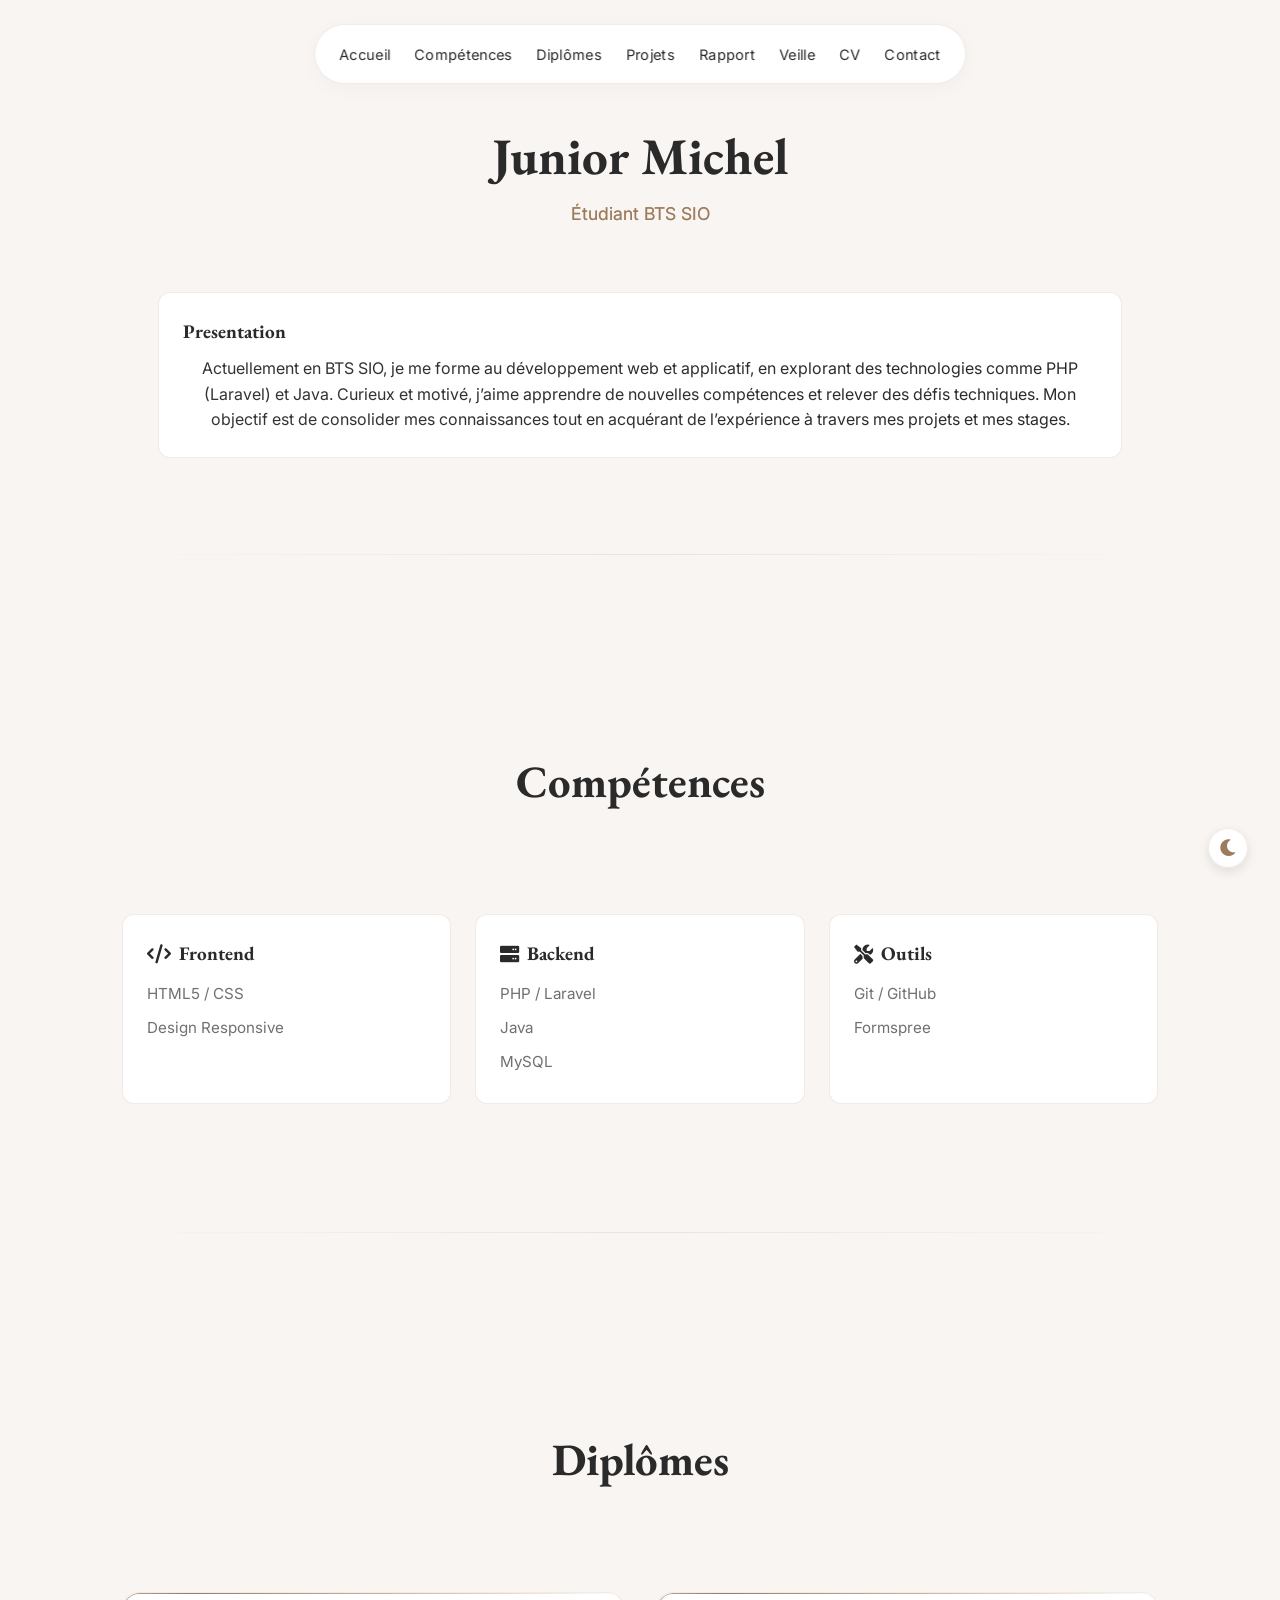
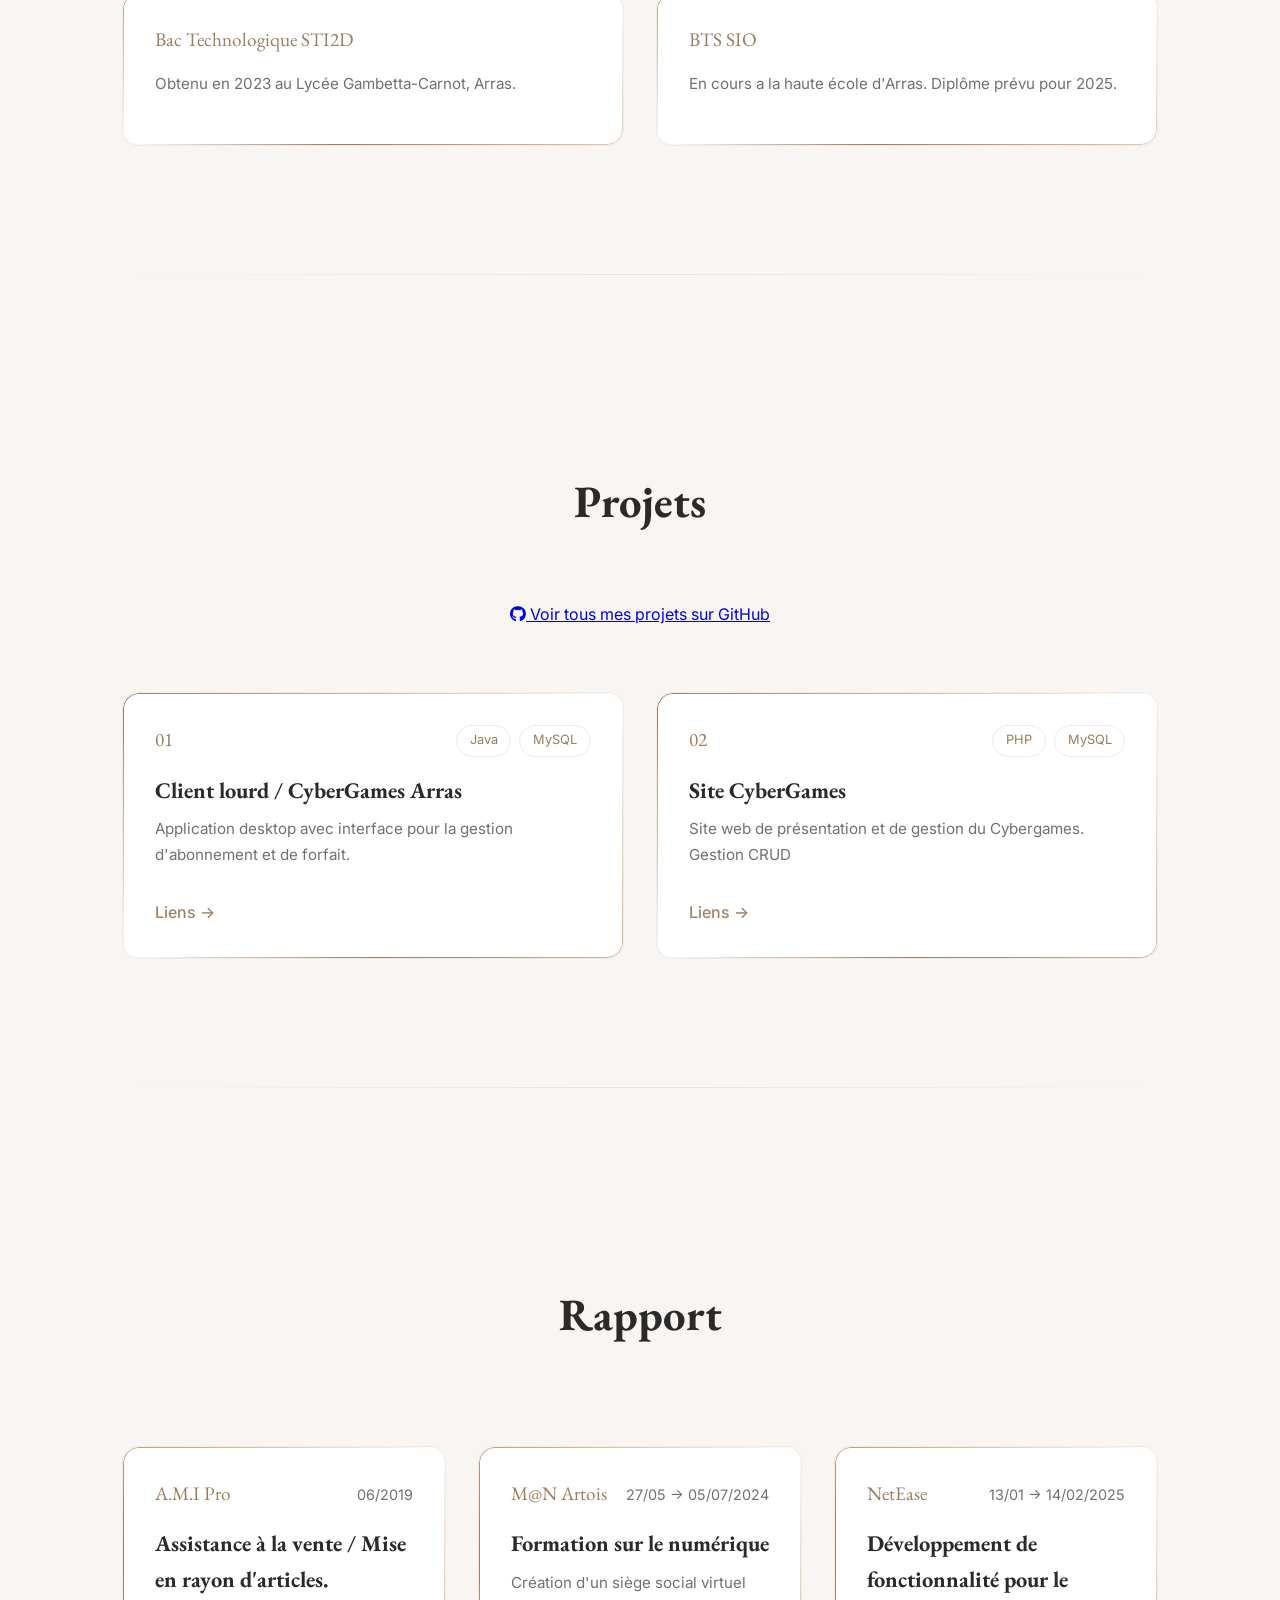
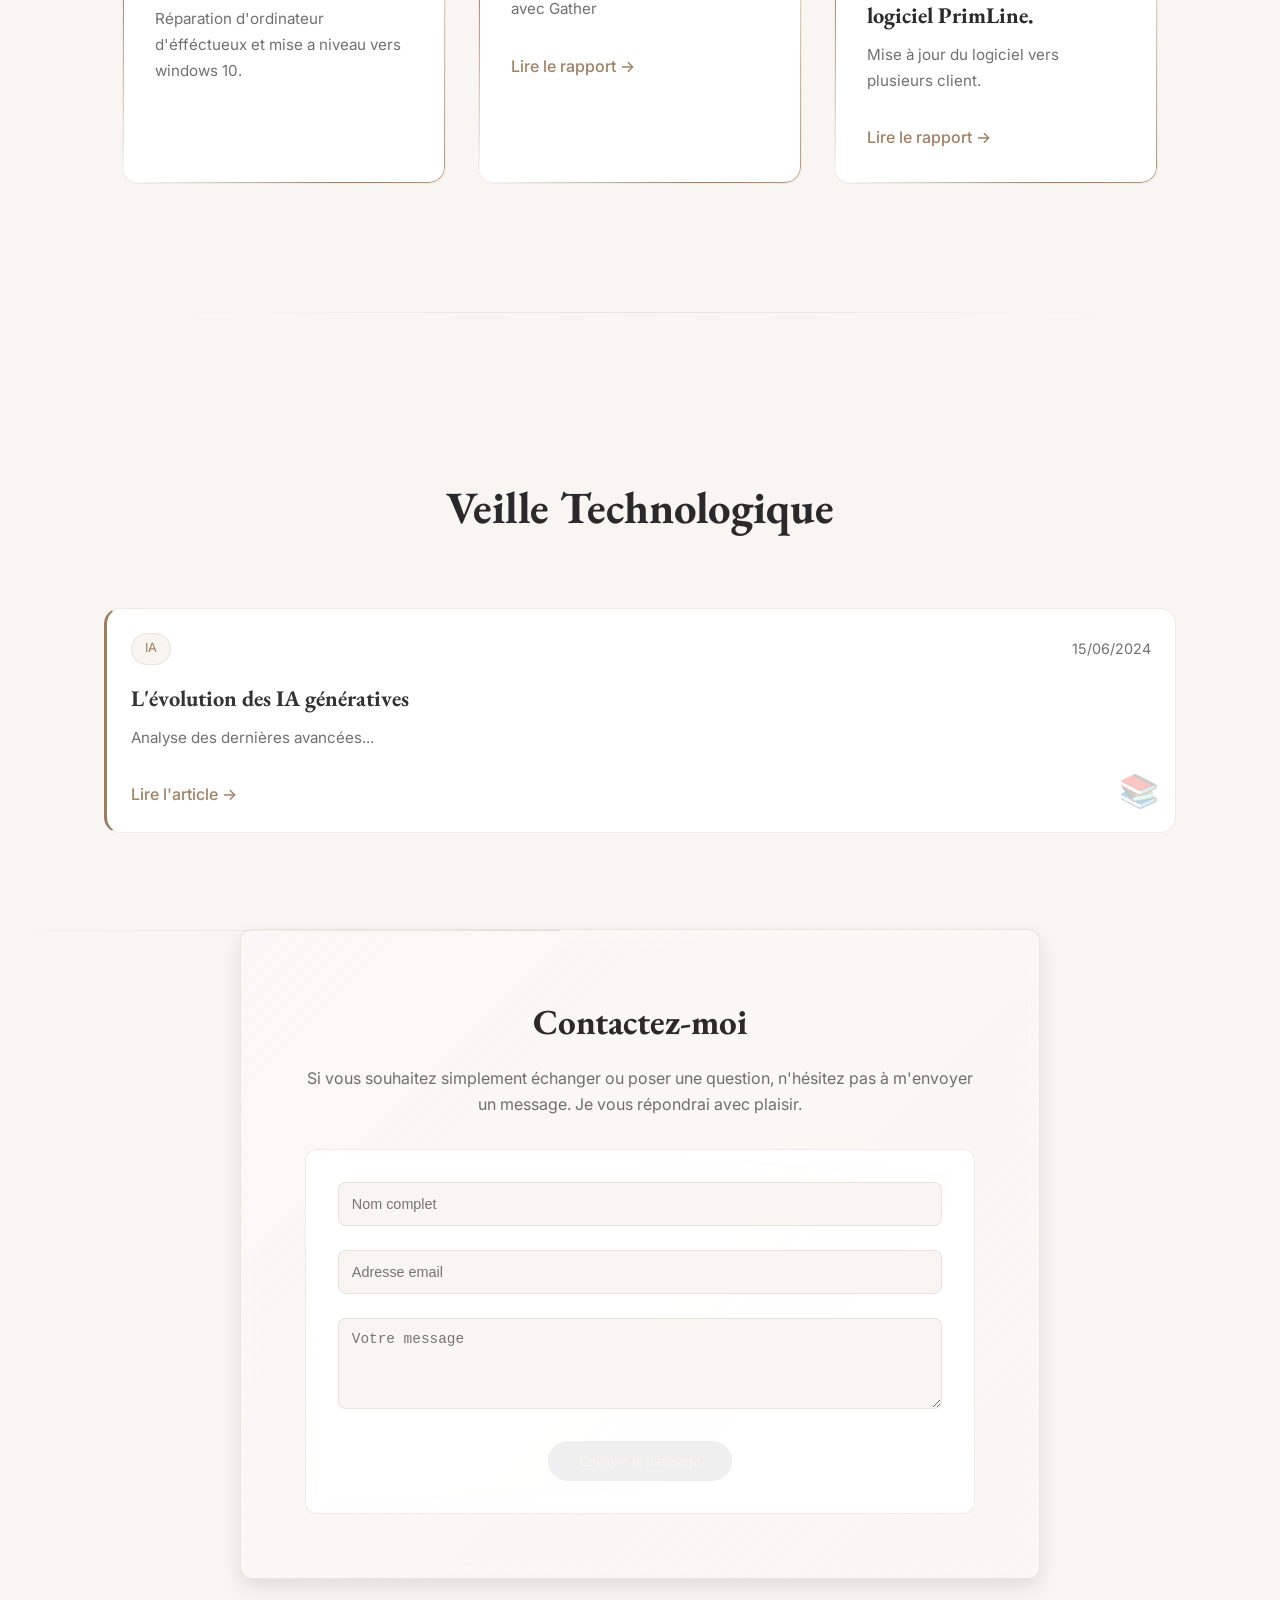
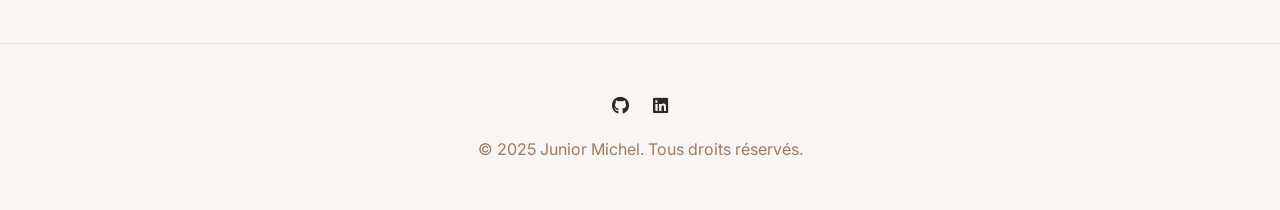
<file: index.html>
<!DOCTYPE html>
<html lang="fr" data-theme="light">
<head>
  <meta charset="UTF-8">
  <meta name="viewport" content="width=device-width, initial-scale=1.0">
  <title>Junior Michel | Portfolio</title>
  <link href="https://fonts.googleapis.com/css2?family=EB+Garamond:wght@400;600&family=Inter:wght@300;400;600&display=swap" rel="stylesheet">
  <link rel="stylesheet" href="https://cdnjs.cloudflare.com/ajax/libs/font-awesome/6.0.0/css/all.min.css">
  <link rel="stylesheet" href="styles/styles.css">
</head>
<body>
  <button class="theme-toggle" onclick="toggleTheme()"> <!-- dark mode -->
    <i class="fas fa-moon"></i>
  </button>

  <nav class="nav-glass">
    <a href="#accueil">Accueil</a>
    <a href="#competences">Compétences</a>
    <a href="#diplomes">Diplômes</a>
    <a href="#projets">Projets</a>
    <a href="#rapport">Rapport</a>
    <a href="#veille">Veille</a>
    <a href="CV.pdf">CV</a>
    <a href="#contact">Contact</a>
  </nav>

  <section class="hero" id="accueil">
    <h1 class="hero-title">Junior Michel</h1>
    <p class="hero-subtitle">Étudiant BTS SIO</p>
    <div class="skills-grid">
      <div class="skill-card">
        <h3 class="skill-title"></i> Presentation</h3>
        <p>Actuellement en BTS SIO, je me forme au développement web et applicatif, en explorant des technologies comme PHP (Laravel) et Java.
          Curieux et motivé, j’aime apprendre de nouvelles compétences et relever des défis techniques.
          Mon objectif est de consolider mes connaissances tout en acquérant de l’expérience à travers mes projets et mes stages.</p>
      </div>
  </section>


  <section id="competences">
    <h2 class="section-title">Compétences</h2>

    <div class="skills-grid">
      <div class="skill-card">
        <h3 class="skill-title"><i class="fas fa-code"></i> Frontend</h3>
        <ul class="skill-items">
          <li class="skill-item">HTML5 / CSS</li>
          <li class="skill-item">Design Responsive</li>
        </ul>
      </div>
      <div class="skill-card">
        <h3 class="skill-title"><i class="fas fa-server"></i>Backend</h3>
        <ul class="skill-items">
          <li class="skill-item">PHP / Laravel</li>
          <li class="skill-item">Java</li>
          <li class="skill-item">MySQL</li>
        </ul>
      </div>
      <div class="skill-card">
        <h3 class="skill-title"><i class="fas fa-tools"></i> Outils</h3>
        <ul class="skill-items">
          <li class="skill-item">Git / GitHub</li>
          <li class="skill-item">Formspree</li>
        </ul>
      </div>
    </div>
  </section>




  <section id="diplomes">
    <h2 class="section-title">Diplômes</h2>
  <div class="projects-grid">
    <div class="project-card">
      <div class="project-header">
        <span class="project-number">Bac Technologique STI2D</span>

      </div>


      <p class="project-description">Obtenu en 2023 au Lycée Gambetta-Carnot, Arras.</p>
    </div>
    <div class="project-card">
      <div class="project-header">
        <span class="project-number">BTS SIO</span>

      </div>

      <p class="project-description">En cours a la haute école d'Arras. Diplôme prévu pour 2025.</p>
    </div>
  </div>
  </section>

  <section id="projets">
    <h2 class="section-title">Projets</h2>
    <div style="text-align: center; margin-bottom: 2rem;">
      <a href="https://github.com/Juy0" class="github-link" target="_blank">
        <i class="fab fa-github"></i> Voir tous mes projets sur GitHub
      </a>
    </div>

    <div class="projects-grid">
      <div class="project-card">
        <div class="project-header">
          <span class="project-number">01</span>
          <div class="project-tags">
            <span class="project-tag">Java</span>
            <span class="project-tag">MySQL</span>
          </div>
        </div>
        <h3 class="project-title">Client lourd / CyberGames Arras</h3>
        <p class="project-description">Application desktop avec interface pour la gestion d'abonnement et de forfait.</p>
        <a href="https://github.com/Juy0/cybergames22" class="veille-link">Liens →</a>
      </div>
      <div class="project-card">
        <div class="project-header">
          <span class="project-number">02</span>
          <div class="project-tags">
            <span class="project-tag">PHP</span>
            <span class="project-tag">MySQL</span>
          </div>
        </div>
        <h3 class="project-title">Site CyberGames</h3>
        <p class="project-description">Site web de présentation et de gestion du Cybergames. Gestion CRUD</p>
        <a href="https://github.com/Juy0/cyber" class="veille-link">Liens →</a>
      </div>
    </div>
  </section>

  <section id="rapport">
    <h2 class="section-title">Rapport</h2>

    <div class="projects-grid">
      <div class="project-card">
        <div class="project-header">
          <span class="project-number">A.M.I Pro</span>
          <span class="veille-date">06/2019</span>
        </div>
        <h3 class="project-title">Assistance à la vente / Mise en rayon d'articles.</h3>
        <p class="project-description">Réparation d'ordinateur d'éfféctueux et mise a niveau vers windows 10.</p>
      </div>
      <div class="project-card">
        <div class="project-header">
          <span class="project-number">M@N Artois</span>
          <span class="veille-date">27/05 → 05/07/2024</span>
        </div>
        <h3 class="project-title">Formation sur le numérique</h3>
        <p class="project-description">Création d'un siège social virtuel avec Gather</p>
        <a href="m@n.pdf" class="veille-link">Lire le rapport →</a>
      </div>
      <div class="project-card">
        <div class="project-header">
          <span class="project-number">NetEase</span>
          <span class="veille-date">13/01 → 14/02/2025</span>
        </div>
        <h3 class="project-title">Développement de fonctionnalité pour le logiciel PrimLine.</h3>
        <p class="project-description">Mise à jour du logiciel vers plusieurs client.</p>
        <a href="netease.pdf" class="veille-link">Lire le rapport →</a>
      </div>
    </div>
  </section>

  <section id="veille">
    <h2 class="section-title">Veille Technologique</h2>
    <div class="veille-grid">
      <div class="veille-card">
        <div class="veille-header">
          <span class="veille-category">IA</span>
          <span class="veille-date">15/06/2024</span>
        </div>
        <h3 class="veille-title">L'évolution des IA génératives</h3>
        <p class="project-description">Analyse des dernières avancées...</p>
        <a href="veille.html" class="veille-link">Lire l'article →</a>
      </div>
    </div>
  </section>

  <section class="contact-section" id="contact">
    <h2>Contactez-moi</h2>
    <p>Si vous souhaitez simplement échanger ou poser une question, n'hésitez pas à m'envoyer un message. Je vous répondrai avec plaisir.</p>
    <div class="contact-form">
      <form id="myForm" action="https://formspree.io/f/xrbelnwk" method="POST">
        <div class="form-group">
          <input type="text" name="name" class="form-input" placeholder="Nom complet" required>
        </div>
        <div class="form-group">
          <input type="email" name="_replyto" class="form-input" placeholder="Adresse email" required>
        </div>
        <div class="form-group">
          <textarea class="form-input" name="message" rows="4" placeholder="Votre message" required></textarea>
        </div>
        <input type="hidden" name="_subject" value="Nouveau message depuis le portfolio">
        <button type="submit" class="submit-btn">Envoyer le message</button>
      </form>
      <div id="form-status" class="form-status"></div>
    </div>
  </section>

  <footer>
    <div class="social-links">
      <a href="https://github.com/Juy0"><i class="fab fa-github"></i></a>
      <a href="https://www.linkedin.com/in/junior-michel/"><i class="fab fa-linkedin"></i></a>
    </div>
    <p style="color: var(--accent); margin-top: 1rem;">&copy; 2025 Junior Michel. Tous droits réservés.</p>
  </footer>

  <script>
    // Gestion du thème
    function toggleTheme() {
      const html = document.documentElement;
      const theme = html.getAttribute('data-theme') === 'dark' ? 'light' : 'dark';
      html.setAttribute('data-theme', theme);
      localStorage.setItem('theme', theme);
      const icon = document.querySelector('.theme-toggle i');
      icon.className = theme === 'dark' ? 'fas fa-sun' : 'fas fa-moon';
    }

    function loadTheme() {
      const savedTheme = localStorage.getItem('theme') || 'light';
      const prefersDark = window.matchMedia('(prefers-color-scheme: dark)').matches;
      const theme = savedTheme || (prefersDark ? 'dark' : 'light');
      document.documentElement.setAttribute('data-theme', theme);
      const icon = document.querySelector('.theme-toggle i');
      icon.className = theme === 'dark' ? 'fas fa-sun' : 'fas fa-moon';
    }

    loadTheme();

    // Animations au scroll
    const observer = new IntersectionObserver((entries) => {
      entries.forEach(entry => {
        if (entry.isIntersecting) {
          entry.target.style.opacity = 1;
          entry.target.style.transform = 'translateY(0)';
        }
      });
    });

    document.querySelectorAll('.skill-card, .project-card, .diplome-card').forEach((el) => {
      el.style.opacity = 0;
      el.style.transform = 'translateY(20px)';
      el.style.transition = 'all 0.4s ease-out';
      observer.observe(el);
    });

    // Navigation fluide
    document.querySelectorAll('a[href^="#"]').forEach(anchor => {
    anchor.addEventListener('click', function (e) {
      e.preventDefault();

      const targetId = this.getAttribute('href').substring(1); // Obtient l'ID de la cible
      const targetElement = document.getElementById(targetId);

      if (targetElement) {
        const targetPosition = targetElement.getBoundingClientRect().top + window.pageYOffset;
        const startPosition = window.pageYOffset;
        const distance = targetPosition - startPosition;
        let startTime = null;

        function animation(currentTime) {
          if (startTime === null) startTime = currentTime;
          const timeElapsed = currentTime - startTime;
          const run = ease(timeElapsed, startPosition, distance, 850); // 2000ms = 2s
          window.scrollTo(0, run);
          if (timeElapsed < 850) requestAnimationFrame(animation);
        }

        function ease(t, b, c, d) {
          t /= d / 2;
          if (t < 1) return c / 2 * t * t + b;
          t--;
          return -c / 2 * (t * (t - 2) - 1) + b;
        }

        requestAnimationFrame(animation);
      }
    });
  });

    // Mail
    const form = document.getElementById('myForm');
    const formStatus = document.getElementById('form-status');

    form.addEventListener('submit', async (e) => {
      e.preventDefault();

      const submitBtn = form.querySelector('button[type="submit"]');
      submitBtn.disabled = true;
      submitBtn.textContent = 'Envoi en cours...';

      try {
        const response = await fetch(form.action, {
          method: 'POST',
          body: new FormData(form),
          headers: {
            'Accept': 'application/json'
          }
        });

        if (response.ok) {
          form.reset();
          formStatus.textContent = 'Message envoyé avec succès !';
          formStatus.classList.add('success');
          setTimeout(() => formStatus.classList.remove('success'), 3000);
        } else {
          throw new Error('Erreur lors de l\'envoi');
        }
      } catch (error) {
        formStatus.textContent = 'Une erreur est survenue. Veuillez réessayer.';
        formStatus.classList.add('error');
        setTimeout(() => formStatus.classList.remove('error'), 3000);
      } finally {
        submitBtn.disabled = false;
        submitBtn.textContent = 'Envoyer le message';
      }
    });
  </script>
</body>
</html>
</file>
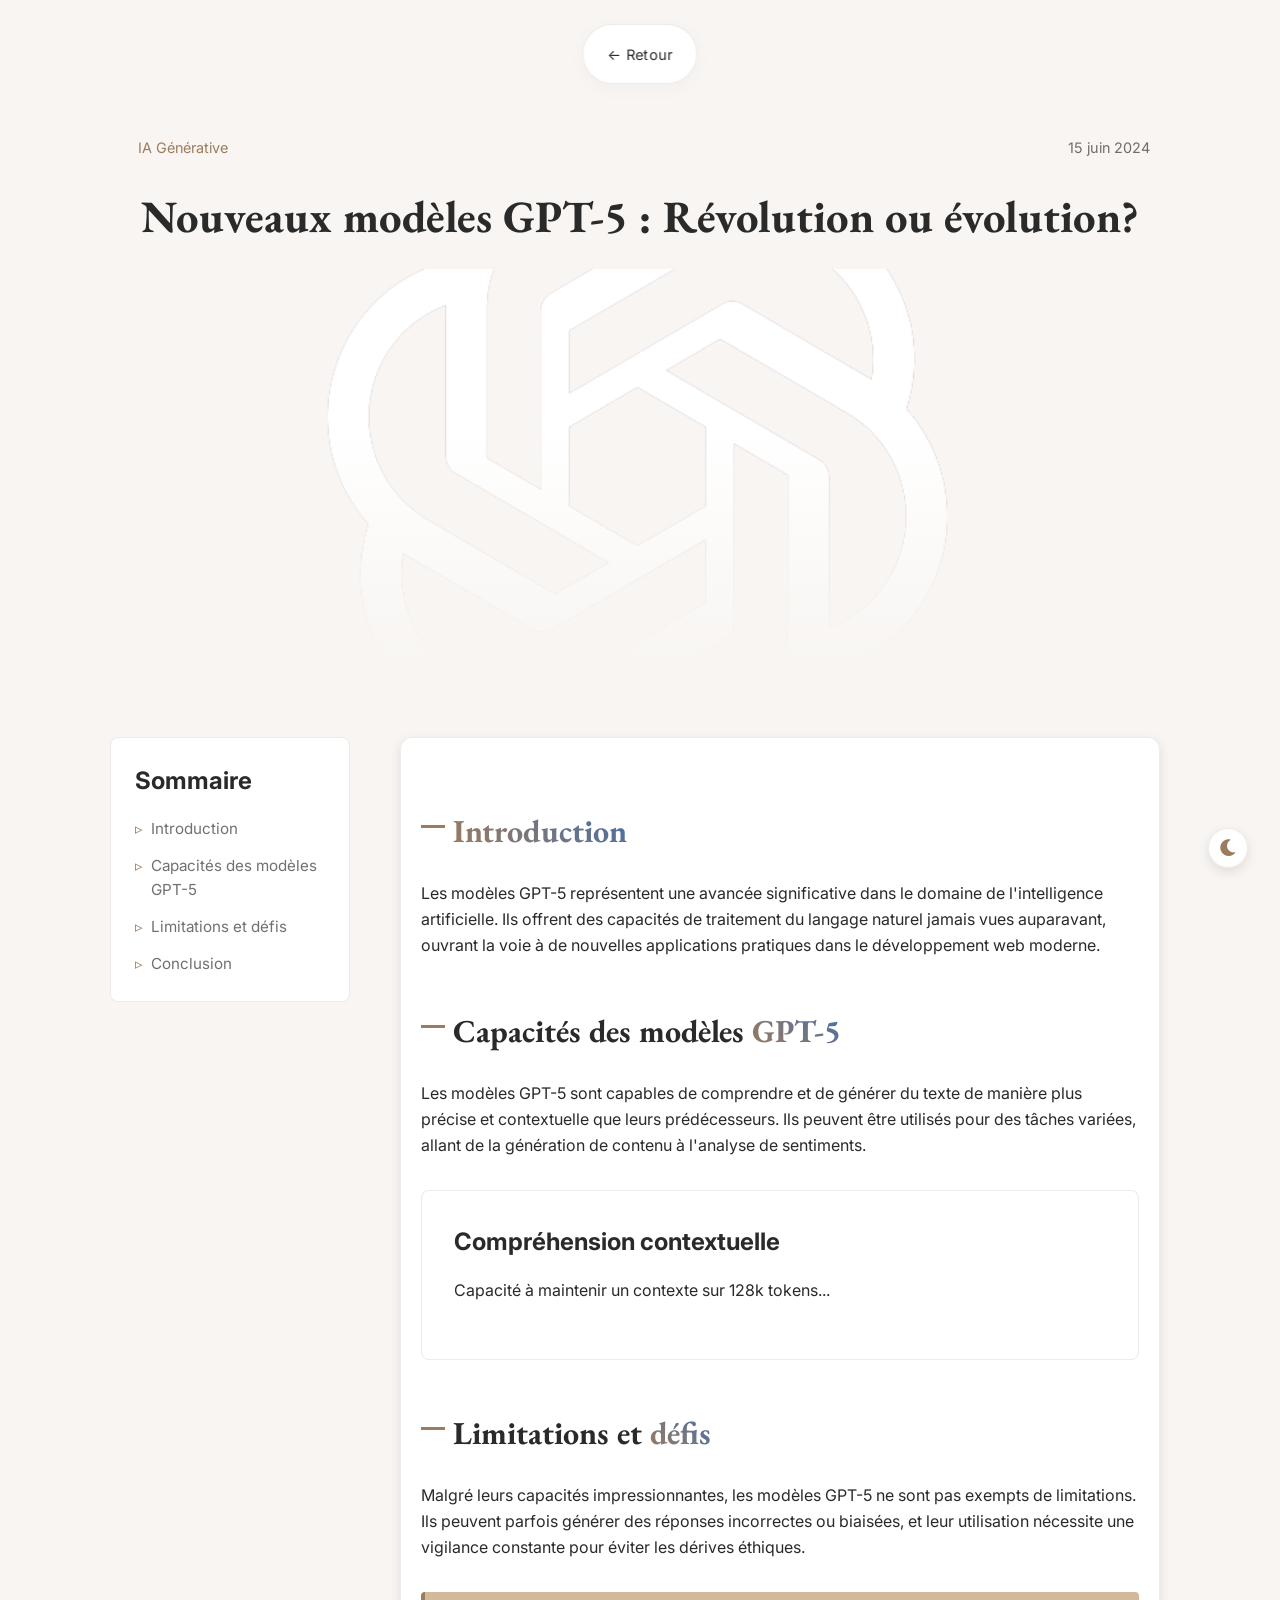
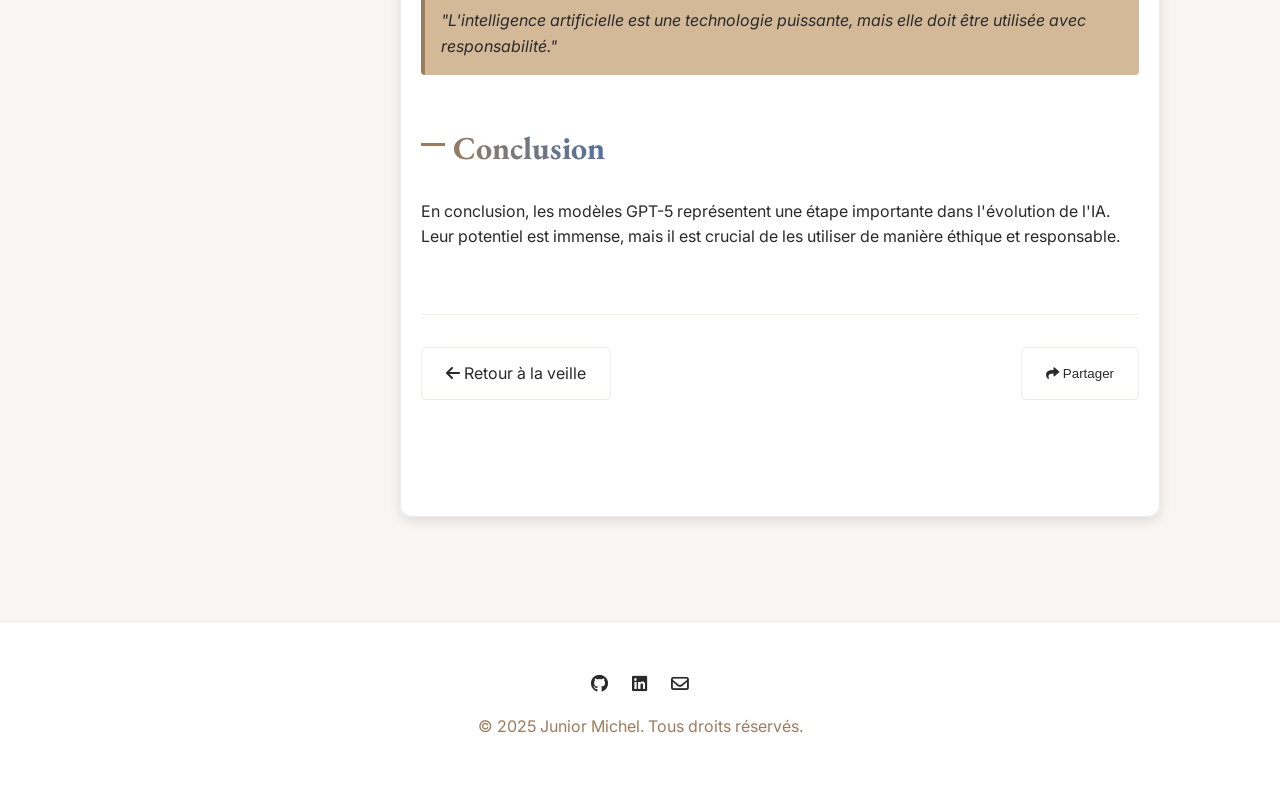
<file: article.html>
<!DOCTYPE html>
<html lang="fr" data-theme="light">
<head>
  <meta charset="UTF-8">
  <meta name="viewport" content="width=device-width, initial-scale=1.0">
  <title>Junior Michel - Article sur l'IA</title>
  <link href="https://fonts.googleapis.com/css2?family=EB+Garamond:wght@400;600&family=Inter:wght@300;400;600&display=swap" rel="stylesheet">
  <link rel="stylesheet" href="https://cdnjs.cloudflare.com/ajax/libs/font-awesome/6.0.0/css/all.min.css">
  <link rel="stylesheet" href="styles/styles_veille.css">
  <link rel="stylesheet" href="styles/styles_articles.css">
  
</head>
<body>
  <button class="theme-toggle" aria-label="Basculer entre le mode clair et sombre" onclick="toggleTheme()">
    <i class="fas fa-moon"></i>
  </button>
  <!-- Navbar fixe -->
  <nav class="navbar">
    <div class="nav-container">
      <a href="veille.html" class="nav-link">← Retour</a>
    </div>
  </nav>

  <!-- Contenu principal -->
  <main class="main-content article-container">
    <article class="article-main">
      <header class="article-header">
        <div class="article-meta">
          <span class="category">IA Générative</span>
          <time datetime="2024-06-15">15 juin 2024</time>
        </div>
        <h1>Nouveaux modèles GPT-5 : Révolution ou évolution?</h1>
        <div class="hero-image">
          <img src="/img/chatgptLogo.png" alt="Représentation abstraite d'intelligence artificielle">
          <div class="image-gradient"></div>
        </div>
      </header>

      <div class="article-body">
        <div class="content-wrapper">
          <div class="table-of-contents">
            <h3>Sommaire</h3>
            <nav>
              <a href="#introduction">Introduction</a>
              <a href="#capacites">Capacités des modèles GPT-5</a>
              <a href="#limitations">Limitations et défis</a>
              <a href="#conclusion">Conclusion</a>
            </nav>
          </div>

          <div class="article-content">
            <section id="introduction">
              <h2><span class="gradient-text">Introduction</span></h2>
              <p>Les modèles GPT-5 représentent une avancée significative dans le domaine de l'intelligence artificielle. Ils offrent des capacités de traitement du langage naturel jamais vues auparavant, ouvrant la voie à de nouvelles applications pratiques dans le développement web moderne.</p>
            </section>

            <section id="capacites">
              <h2>Capacités des modèles <span class="gradient-text">GPT-5</span></h2>
              <p>Les modèles GPT-5 sont capables de comprendre et de générer du texte de manière plus précise et contextuelle que leurs prédécesseurs. Ils peuvent être utilisés pour des tâches variées, allant de la génération de contenu à l'analyse de sentiments.</p>
              <div class="feature-card">
                <div class="circuit-line"></div>
                <h3>Compréhension contextuelle</h3>
                <p>Capacité à maintenir un contexte sur 128k tokens...</p>
              </div>
            </section>

            <section id="limitations">
              <h2>Limitations et <span class="gradient-text">défis</span></h2>
              <p>Malgré leurs capacités impressionnantes, les modèles GPT-5 ne sont pas exempts de limitations. Ils peuvent parfois générer des réponses incorrectes ou biaisées, et leur utilisation nécessite une vigilance constante pour éviter les dérives éthiques.</p>
              <blockquote>
                <p>"L'intelligence artificielle est une technologie puissante, mais elle doit être utilisée avec responsabilité."</p>
              </blockquote>
            </section>

            <section id="conclusion">
              <h2><span class="gradient-text">Conclusion</span></h2>
              <p>En conclusion, les modèles GPT-5 représentent une étape importante dans l'évolution de l'IA. Leur potentiel est immense, mais il est crucial de les utiliser de manière éthique et responsable.</p>
            </section>

            <div class="article-actions">
              <a href="veille.html" class="back-link">
                <i class="fas fa-arrow-left"></i> Retour à la veille
              </a>
              <button class="share-button">
                <i class="fas fa-share"></i> Partager
              </button>
            </div>
          </div>
        </div>
      </div>
    </article>
  </main>

  <!-- Footer -->
  <footer class="footer">
    <div class="footer-container">
      <div class="social-links">
        <a href="https://github.com" target="_blank" rel="noopener noreferrer">
          <i class="fab fa-github"></i>
        </a>
        <a href="#"><i class="fab fa-linkedin"></i></a>
        <a href="#"><i class="far fa-envelope"></i></a>
      </div>
      <p style="color: var(--accent); margin-top: 1rem;">&copy; 2025 Junior Michel. Tous droits réservés.</p>
    </div>
  </footer>
  <script>
    // Gestion du thème
    function toggleTheme() {
      const html = document.documentElement;
      const currentTheme = html.getAttribute('data-theme');
      const newTheme = currentTheme === 'dark' ? 'light' : 'dark';
      html.setAttribute('data-theme', newTheme);
      localStorage.setItem('theme', newTheme);
      updateThemeIcon(newTheme);
    }

    function updateThemeIcon(theme) {
      const icon = document.querySelector('.theme-toggle i');
      icon.className = theme === 'dark' ? 'fas fa-sun' : 'fas fa-moon';
    }

    function loadTheme() {
      const savedTheme = localStorage.getItem('theme');
      const prefersDark = window.matchMedia('(prefers-color-scheme: dark)').matches;
      const theme = savedTheme || (prefersDark ? 'dark' : 'light');
      document.documentElement.setAttribute('data-theme', theme);
      updateThemeIcon(theme);
    }

    loadTheme();

    // Animations au scroll
    const observer = new IntersectionObserver((entries) => {
      entries.forEach(entry => {
        if (entry.isIntersecting) {
          entry.target.style.opacity = 1;
          entry.target.style.transform = 'translateY(0)';
        }
      });
    });

    document.querySelectorAll('.article-card').forEach((el) => {
      el.style.opacity = 0;
      el.style.transform = 'translateY(20px)';
      el.style.transition = 'all 0.4s ease-out';
      observer.observe(el);
    });

    document.querySelectorAll('.skill-card, .project-card').forEach((el) => {
      el.style.opacity = 0;
      el.style.transform = 'translateY(20px)';
      el.style.transition = 'all 0.4s ease-out';
      observer.observe(el);
    });

    // Navigation fluide
    document.querySelectorAll('a[href^="#"]').forEach(anchor => {
      anchor.addEventListener('click', function (e) {
        e.preventDefault();
        document.querySelector(this.getAttribute('href')).scrollIntoView({
          behavior: 'smooth'
        });
      });
    });

    // Partage
    document.querySelector('.share-button').addEventListener('click', function () {
      if (navigator.share) {
        navigator.share({
          title: 'Nouveaux modèles GPT-5 : Révolution ou évolution?',
          text: 'Découvrez les dernières avancées en intelligence artificielle!',
          url: window.location.href
        }).then(() => {
          console.log('Partage réussi');
        }).catch((error) => {
          console.error('Erreur de partage:', error);
        });
      } else {
        alert('La fonctionnalité de partage n\'est pas supportée par votre navigateur.');
      }
    });
  </script>
</body>
</html>
</file>
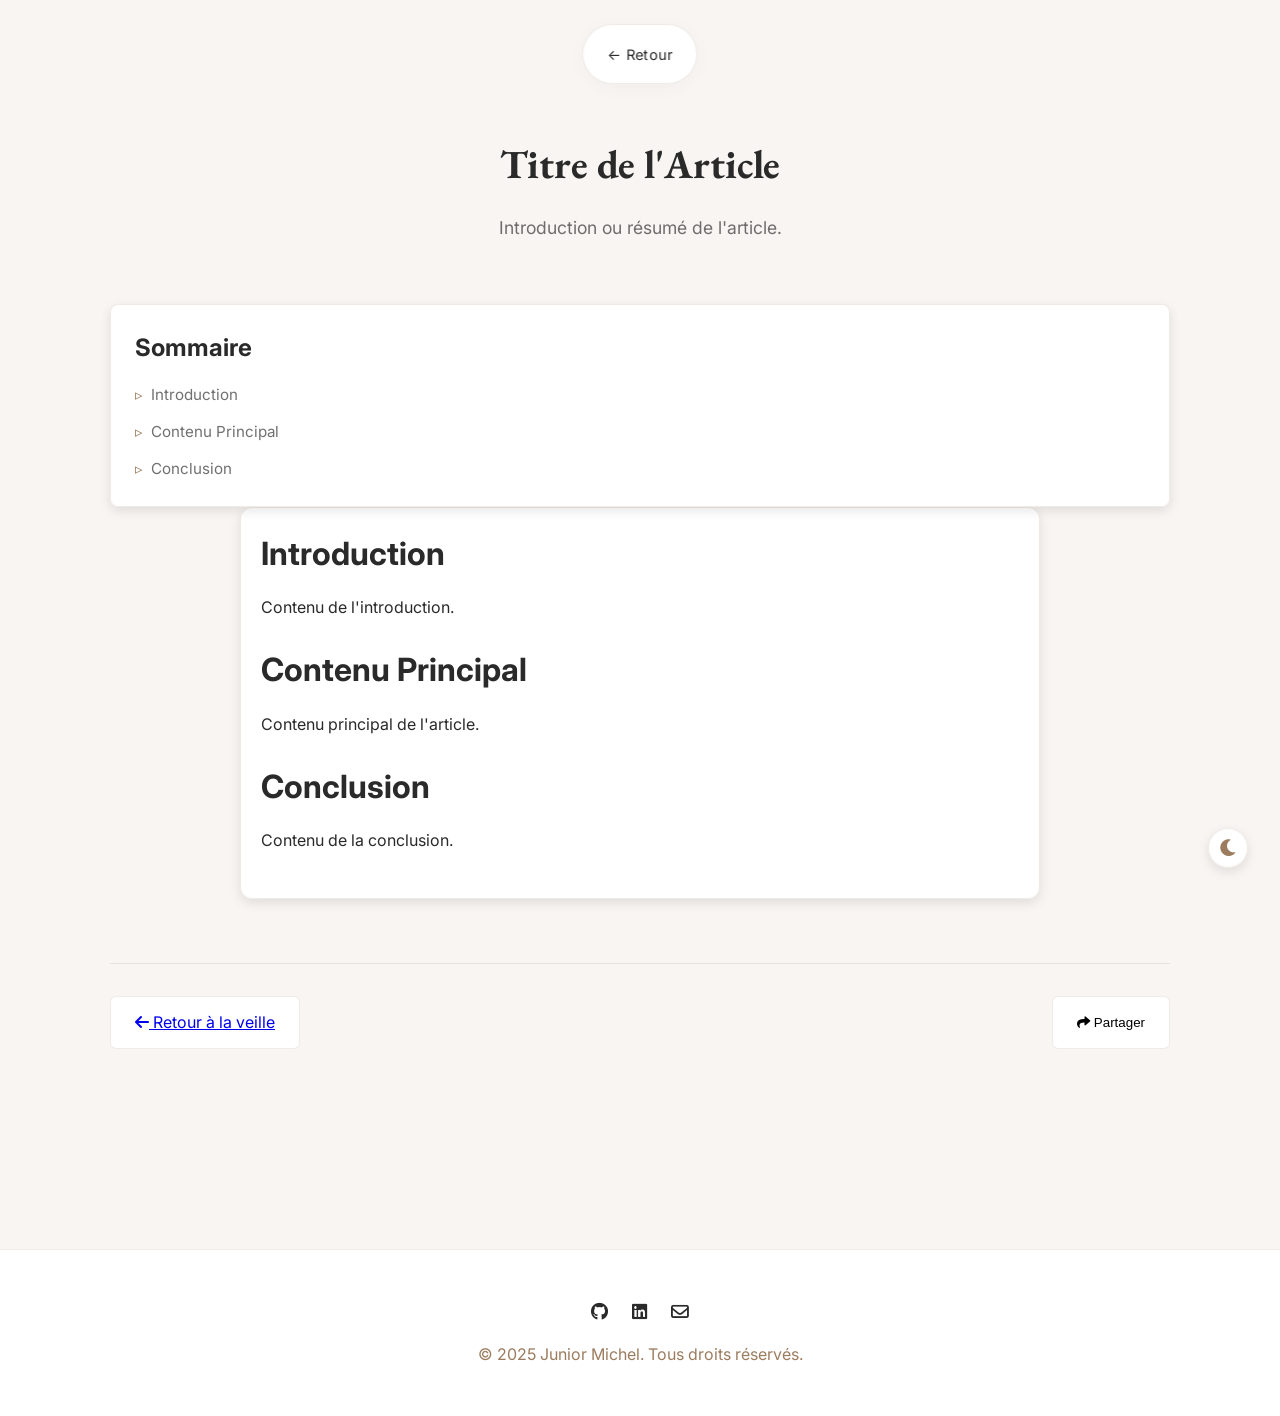
<file: test.html>
<!DOCTYPE html>
<html lang="fr" data-theme="light">
<head>
  <meta charset="UTF-8">
  <meta name="viewport" content="width=device-width, initial-scale=1.0">
  <title>Titre de l'Article</title>
  <link href="https://fonts.googleapis.com/css2?family=EB+Garamond:wght@400;600&family=Inter:wght@300;400;600&display=swap" rel="stylesheet">
  <link rel="stylesheet" href="https://cdnjs.cloudflare.com/ajax/libs/font-awesome/6.0.0/css/all.min.css">
  <link rel="stylesheet" href="styles/styles_veille.css">
  <style>
    .article-container {
      max-width: 1100px;
      padding-top: 2rem;
      margin: 0 auto;
    }
    .article-header {
      text-align: center;
      margin-bottom: 40px;
      padding: 20px;
      background: rgba(var(--card-bg-dark), 0.03);
      border-radius: 16px;
    }
    .article-header h1 {
      font-family: 'EB Garamond', serif;
      font-size: 2.5rem;
      margin-bottom: 1rem;
      color: var(--text);
    }
    .article-header p {
      font-size: 1.1rem;
      color: var(--text-muted);
      max-width: 800px;
      margin: 0 auto;
      line-height: 1.8;
    }
    .article-content {
      max-width: 800px;
      margin: 0 auto;
      padding: 20px;
      background: var(--card-bg);
      border: 1px solid var(--border);
      border-radius: 12px;
      box-shadow: 0 4px 12px rgba(0, 0, 0, 0.1);
    }
    .article-content h2 {
      font-size: 2rem;
      margin-bottom: 1rem;
      color: var(--text);
    }
    .article-content p {
      font-size: 1rem;
      color: var(--text);
      line-height: 1.6;
      margin-bottom: 1.5rem;
    }
    .article-content img {
      max-width: 100%;
      border-radius: 8px;
      margin-bottom: 1.5rem;
    }
    .article-content blockquote {
      background: var(--accent-light);
      border-left: 4px solid var(--accent);
      padding: 1rem;
      border-radius: 4px;
      margin: 2rem 0;
      font-style: italic;
      color: var(--text);
    }
    .article-content blockquote p {
      margin: 0;
    }
    .article-actions {
      display: flex;
      justify-content: space-between;
      margin: 4rem 0;
      padding: 2rem 0;
      border-top: 1px solid var(--border);
    }
    .back-link, .share-button {
      padding: 0.8rem 1.5rem;
      border-radius: 6px;
      border: 1px solid var(--border);
      background: var(--card-bg);
      transition: all 0.3s ease;
    }
    .back-link:hover, .share-button:hover {
      background: var(--accent);
      color: var(--card-bg);
    }
    .table-of-contents {
      position: sticky;
      top: 120px;
      align-self: start;
      padding: 1.5rem;
      background: var(--card-bg);
      border: 1px solid var(--border);
      border-radius: 8px;
      box-shadow: 0 4px 12px rgba(0, 0, 0, 0.1);
    }
    .table-of-contents nav {
      display: flex;
      flex-direction: column;
      gap: 0.8rem;
    }
    .table-of-contents a {
      color: var(--text-muted);
      text-decoration: none;
      font-size: 0.95rem;
      position: relative;
      padding-left: 1rem;
      transition: color 0.3s ease;
    }
    .table-of-contents a::before {
      content: "▹";
      position: absolute;
      left: 0;
      color: var(--accent);
    }
    .table-of-contents a:hover {
      color: var(--accent);
    }
    @media (max-width: 768px) {
      .article-header h1 {
        font-size: 2rem;
      }
      .article-header p {
        font-size: 1rem;
      }
      .content-wrapper {
        grid-template-columns: 1fr;
      }
      .table-of-contents {
        position: static;
        margin-bottom: 2rem;
      }
    }
  </style>
</head>
<body>
  <button class="theme-toggle" aria-label="Basculer entre le mode clair et sombre" onclick="toggleTheme()">
    <i class="fas fa-moon"></i>
  </button>
  <!-- Navbar fixe -->
  <nav class="navbar">
    <div class="nav-container">
      <a href="veille.html" class="nav-link">← Retour</a>
    </div>
  </nav>

  <!-- Contenu principal -->
  <main class="main-content article-container">
    <header class="article-header">
      <h1>Titre de l'Article</h1>
      <p>Introduction ou résumé de l'article.</p>
    </header>

    <div class="content-wrapper">
      <div class="table-of-contents">
        <h3>Sommaire</h3>
        <nav>
          <a href="#introduction">Introduction</a>
          <a href="#contenu-principal">Contenu Principal</a>
          <a href="#conclusion">Conclusion</a>
        </nav>
      </div>

      <div class="article-content">
        <h2 id="introduction">Introduction</h2>
        <p>Contenu de l'introduction.</p>

        <h2 id="contenu-principal">Contenu Principal</h2>
        <p>Contenu principal de l'article.</p>

        <h2 id="conclusion">Conclusion</h2>
        <p>Contenu de la conclusion.</p>
      </div>
    </div>

    <div class="article-actions">
      <a href="veille.html" class="back-link">
        <i class="fas fa-arrow-left"></i> Retour à la veille
      </a>
      <button class="share-button">
        <i class="fas fa-share"></i> Partager
      </button>
    </div>
  </main>

  <!-- Footer -->
  <footer class="footer">
    <div class="footer-container">
      <div class="social-links">
        <a href="https://github.com" target="_blank" rel="noopener noreferrer">
          <i class="fab fa-github"></i>
        </a>
        <a href="#"><i class="fab fa-linkedin"></i></a>
        <a href="#"><i class="far fa-envelope"></i></a>
      </div>
      <p style="color: var(--accent); margin-top: 1rem;">&copy; 2025 Junior Michel. Tous droits réservés.</p>
    </div>
  </footer>
  <script>
    // Gestion du thème
    function toggleTheme() {
      const html = document.documentElement;
      const currentTheme = html.getAttribute('data-theme');
      const newTheme = currentTheme === 'dark' ? 'light' : 'dark';
      html.setAttribute('data-theme', newTheme);
      localStorage.setItem('theme', newTheme);
      updateThemeIcon(newTheme);
    }

    function updateThemeIcon(theme) {
      const icon = document.querySelector('.theme-toggle i');
      icon.className = theme === 'dark' ? 'fas fa-sun' : 'fas fa-moon';
    }

    function loadTheme() {
      const savedTheme = localStorage.getItem('theme');
      const prefersDark = window.matchMedia('(prefers-color-scheme: dark)').matches;
      const theme = savedTheme || (prefersDark ? 'dark' : 'light');
      document.documentElement.setAttribute('data-theme', theme);
      updateThemeIcon(theme);
    }

    loadTheme();

    // Partage
    document.querySelector('.share-button').addEventListener('click', function () {
      if (navigator.share) {
        navigator.share({
          title: 'Titre de l\'Article',
          text: 'Introduction ou résumé de l\'article.',
          url: window.location.href
        }).then(() => {
          console.log('Partage réussi');
        }).catch((error) => {
          console.error('Erreur de partage:', error);
        });
      } else {
        alert('La fonctionnalité de partage n\'est pas supportée par votre navigateur.');
      }
    });
  </script>
</body>
</html>
</file>
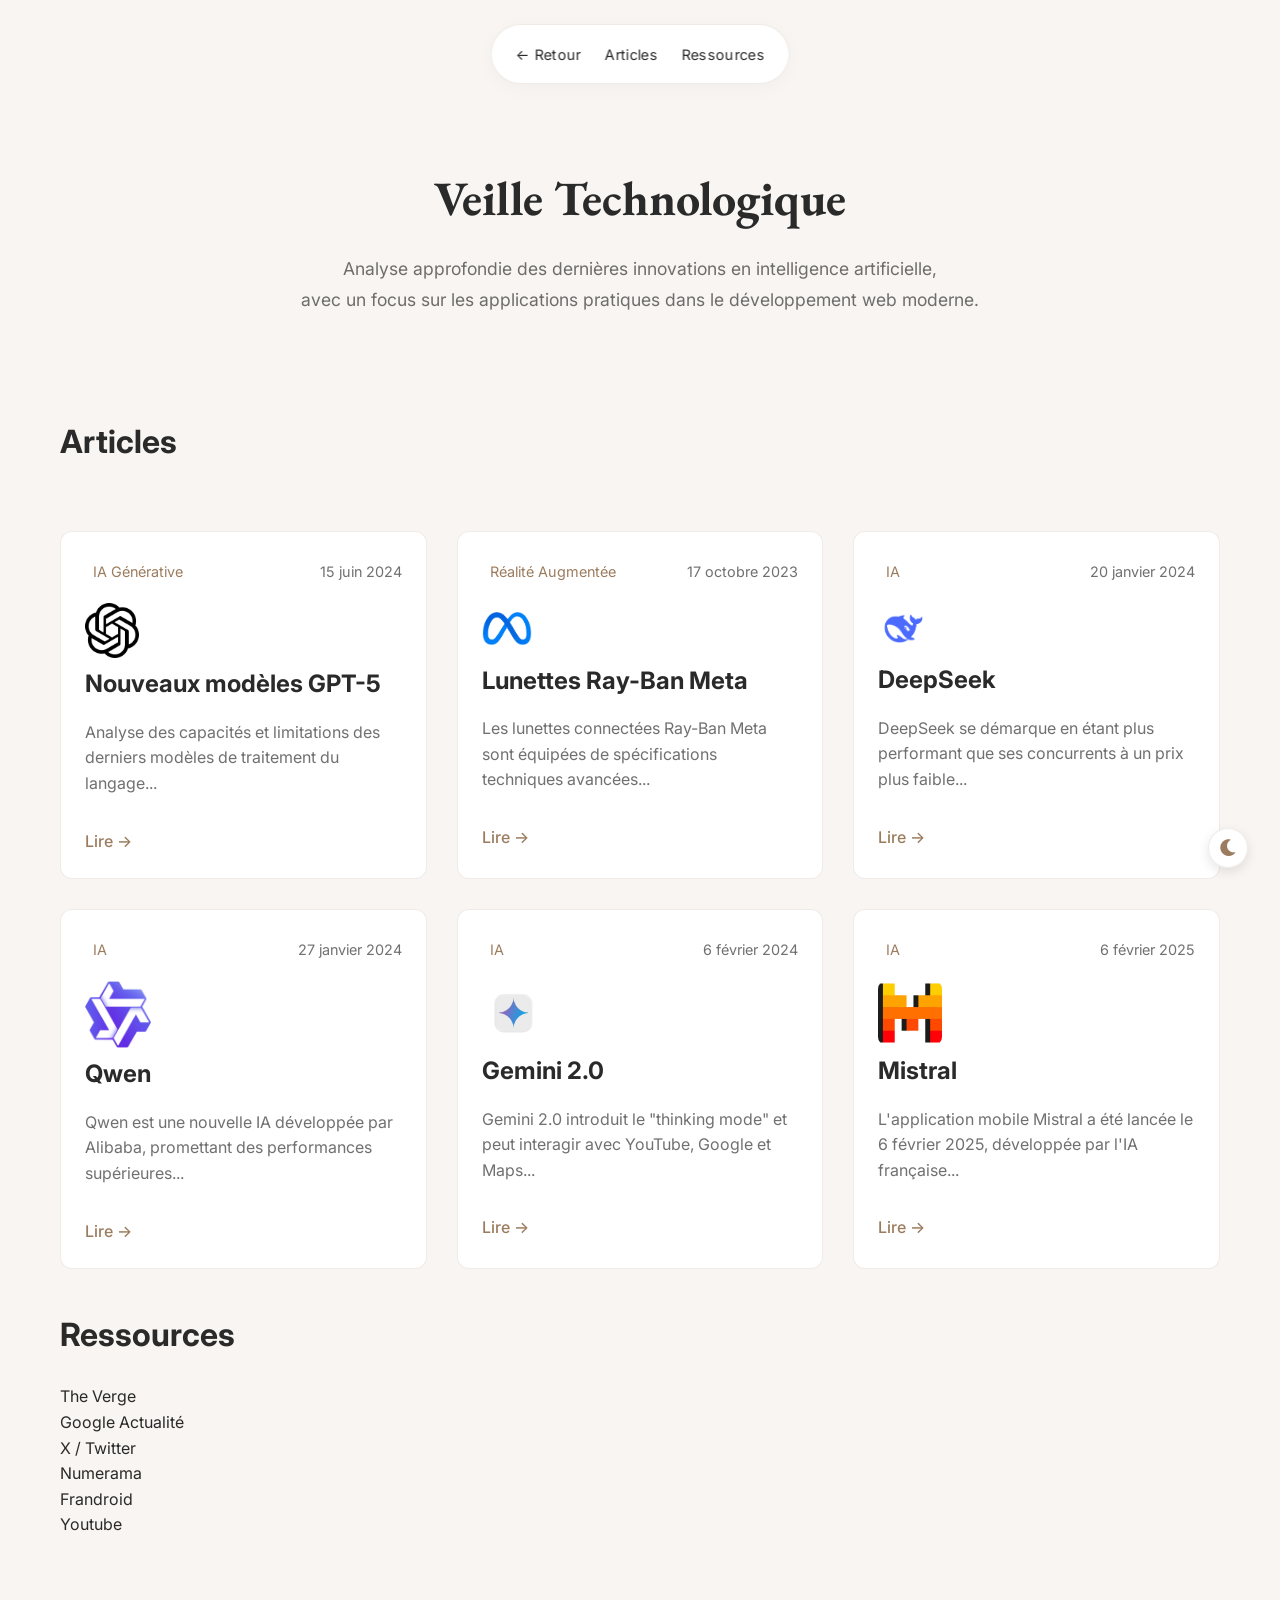
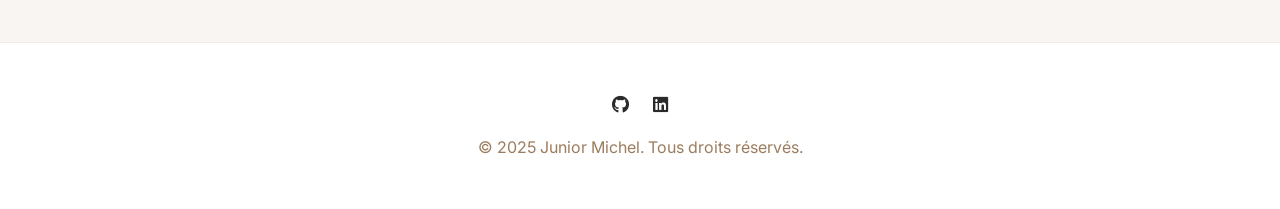
<file: veille.html>
<!DOCTYPE html>
<html lang="fr" data-theme="light">
<head>
  <meta charset="UTF-8">
  <meta name="viewport" content="width=device-width, initial-scale=1.0">
  <title>Junior Michel - Veille Technologique</title>
  <link href="https://fonts.googleapis.com/css2?family=EB+Garamond:wght@400;600&family=Inter:wght@300;400;600&display=swap" rel="stylesheet">
  <link rel="stylesheet" href="https://cdnjs.cloudflare.com/ajax/libs/font-awesome/6.0.0/css/all.min.css">
  <link rel="stylesheet" href="styles/styles_veille.css">
  
</head>
<body>

  <button class="theme-toggle" aria-label="Basculer entre le mode clair et sombre" onclick="toggleTheme()">
    <i class="fas fa-moon"></i>
  </button>

  <!-- Navbar fixe -->
  <nav class="navbar">
    <div class="nav-container">
      <a href="index.html" class="nav-link">← Retour</a>
      <a href="#articles" class="nav-link">Articles</a>
      <a href="#ressources" class="nav-link">Ressources</a>
    </div>
  </nav>

  <!-- Contenu principal -->
  <main class="main-content">
    <header class="veille-header">
      <h1>Veille Technologique</h1>
      <p>
        Analyse approfondie des dernières innovations en intelligence artificielle,<br>
        avec un focus sur les applications pratiques dans le développement web moderne.
      </p>
    </header>

    <!-- Section Articles -->
    <section id="articles" aria-labelledby="articles-heading">
      <h2 id="articles-heading">Articles</h2>
      <div class="veille-grid">
        <article class="article-card">
          <div class="article-meta">
            <span class="category">IA Générative</span>
            <time datetime="2024-06-15">15 juin 2024</time>
          </div>

          <img src="img/chatgptBlancLogo.png" class="logo light-theme" alt="Nouveaux modèles GPT-5">
          <img src="img/chatgptLogo.png" class="logo dark-theme" alt="Nouveaux modèles GPT-5">
          <h3>Nouveaux modèles GPT-5</h3>
          <p>Analyse des capacités et limitations des derniers modèles de traitement du langage...</p>
          <a href="articles/gpt5.html" class="article-link">Lire →</a>
        </article>

        <article class="article-card">
          <div class="article-meta">
            <span class="category">Réalité Augmentée</span>
            <time datetime="2023-10-17">17 octobre 2023</time>
          </div>

          <img src="img/metaLogo.png" width="16%" alt="Lunettes Ray-Ban Meta">
          <h3>Lunettes Ray-Ban Meta</h3>
          <p>Les lunettes connectées Ray-Ban Meta sont équipées de spécifications techniques avancées...</p>
          <a href="articles/lunette_meta.html" class="article-link">Lire →</a>
        </article>

        <article class="article-card">
          <div class="article-meta">
            <span class="category">IA</span>
            <time datetime="2024-01-20">20 janvier 2024</time>
          </div>

          <img src="img/deepseekLogo.png" width="16%" alt="DeepSeek">
          <h3>DeepSeek</h3>
          <p>DeepSeek se démarque en étant plus performant que ses concurrents à un prix plus faible...</p>
          <a href="articles/deepseek.html" class="article-link">Lire →</a>
        </article>

        <article class="article-card">
          <div class="article-meta">
            <span class="category">IA</span>
            <time datetime="2024-01-27">27 janvier 2024</time>
          </div>

          <img src="img/qwenLogo.png" width="21%" alt="Qwen">
          <h3>Qwen</h3>
          <p>Qwen est une nouvelle IA développée par Alibaba, promettant des performances supérieures...</p>
          <a href="articles/qwen.html" class="article-link">Lire →</a>
        </article>

        <article class="article-card">
          <div class="article-meta">
            <span class="category">IA</span>
            <time datetime="2024-02-06">6 février 2024</time>
          </div>

          <img src="img/geminiLogo.webp" width="20%" alt="Gemini 2.0">
          <h3>Gemini 2.0</h3>
          <p>Gemini 2.0 introduit le "thinking mode" et peut interagir avec YouTube, Google et Maps...</p>
          <a href="articles/Gemini2_0.html" class="article-link">Lire →</a>
        </article>

        <article class="article-card">
          <div class="article-meta">
            <span class="category">IA</span>
            <time datetime="2025-02-06">6 février 2025</time>
          </div>

          <img src="img/mistralLogo.webp" width="20%" alt="Mistral">
          <h3>Mistral</h3>
          <p>L'application mobile Mistral a été lancée le 6 février 2025, développée par l'IA française...</p>
          <a href="articles/mistral.html" class="article-link">Lire →</a>
        </article>
      </div>
    </section>

    <!-- Section Ressources -->
    <section id="ressources">
      <h2>Ressources</h2>
      <p>The Verge</p>
      <p>Google Actualité</p>
      <p>X / Twitter</p>
      <p>Numerama</p>
      <p>Frandroid</p>
      <p>Youtube</p>
    </section>
  </main>

  <!-- Footer -->
  <footer class="footer">
    <div class="footer-container">
      <div class="social-links">
        <a href="https://github.com/Juy0"><i class="fab fa-github"></i></a>
      <a href="https://www.linkedin.com/in/junior-michel/"><i class="fab fa-linkedin"></i></a>
      </div>
      <p style="color: var(--accent); margin-top: 1rem;">&copy; 2025 Junior Michel. Tous droits réservés.</p>
    </div>
  </footer>
  <script>
    // Gestion du thème
    function toggleTheme() {
      const html = document.documentElement;
      const currentTheme = html.getAttribute('data-theme');
      const newTheme = currentTheme === 'dark' ? 'light' : 'dark';
      html.setAttribute('data-theme', newTheme);
      localStorage.setItem('theme', newTheme);
      updateThemeIcon(newTheme);
    }

    function updateThemeIcon(theme) {
      const icon = document.querySelector('.theme-toggle i');
      icon.className = theme === 'dark' ? 'fas fa-sun' : 'fas fa-moon';
    }

    function loadTheme() {
      const savedTheme = localStorage.getItem('theme');
      const prefersDark = window.matchMedia('(prefers-color-scheme: dark)').matches;
      const theme = savedTheme || (prefersDark ? 'dark' : 'light');
      document.documentElement.setAttribute('data-theme', theme);
      updateThemeIcon(theme);
    }

    loadTheme();

    // Animations au scroll
    const observer = new IntersectionObserver((entries) => {
      entries.forEach(entry => {
        if (entry.isIntersecting) {
          entry.target.style.opacity = 1;
          entry.target.style.transform = 'translateY(0)';
        }
      });
    });

    document.querySelectorAll('.article-card').forEach((el) => {
      el.style.opacity = 0;
      el.style.transform = 'translateY(20px)';
      el.style.transition = 'all 0.4s ease-out';
      observer.observe(el);
    });

    document.querySelectorAll('.skill-card, .project-card').forEach((el) => {
      el.style.opacity = 0;
      el.style.transform = 'translateY(20px)';
      el.style.transition = 'all 0.4s ease-out';
      observer.observe(el);
    });

    // Navigation fluide
    document.querySelectorAll('a[href^="#"]').forEach(anchor => {
      anchor.addEventListener('click', function (e) {
        e.preventDefault();
        document.querySelector(this.getAttribute('href')).scrollIntoView({
          behavior: 'smooth'
        });
      });
    });
  </script>
</body>
</html>
</file>
<file: styles/styles.css>
/* ======================= */
/*      Variables          */
/* ======================= */
:root {
    /* Light Theme révisé */
    --bg: #f8f5f2;                   /* Fond plus chaud */
    --text: #2a2a2a;                 /* Texte plus contrasté */
    --accent: #9c7c5e;               /* Accent plus profond */
    --secondary: #4a6fa5;            /* Nouvelle couleur secondaire */
    --card-bg: rgba(255, 255, 255, 0.98); /* Fond plus opaque */
    --border: rgba(156, 124, 94, 0.15); /* Bordures accent */
    
    --text-muted: rgba(51, 51, 51, 0.7);  /* Texte atténué */

    /* Nouveaux dégradés basés sur vos couleurs */
    --accent-light: #d4b999; /* +20% luminosité */
    --accent-dark: #9c7c5e;  /* -20% luminosité */
    --bg-gradient-light: linear-gradient(145deg, #FAF9F7 0%, #f3f0eb 100%);
    --bg-gradient-dark: linear-gradient(145deg, #1C1C1C 0%, #242424 100%);
    
    /* Dark Theme */
    --bg-dark: #121212;
    --text-dark: #f0f0f0;
    --accent-dark: #ffb300;          /* Or plus vibrant */
    --secondary-dark: #26a69a;       /* Teal pour contraste */
    --card-bg-dark: rgba(30, 30, 30, 0.98);
    --border-dark: rgba(255, 179, 0, 0.15);

    --text-muted-dark: rgba(245, 245, 245, 0.7);
  }

  [data-theme="dark"] {
    --bg: var(--bg-dark);
    --text: var(--text-dark);
    --accent: var(--accent-dark);
    --card-bg: var(--card-bg-dark);
    --border: var(--border-dark);
    --text-muted: var(--text-muted-dark);

    --accent-light: #ffb733; /* Variation claire pour le dark mode */
  --accent-dark: #c68500;  /* Variation foncée pour le dark mode */
  }

  * {
    margin: 0;
    padding: 0;
    box-sizing: border-box;
    transition: background 0.3s ease, color 0.2s ease, border 0.3s ease;
  }

  body {
    background: var(--bg);
    color: var(--text);
    font-family: 'Inter', sans-serif;
    line-height: 1.6;
  }

  /* Amélioration des cartes et formulaires */
  .skill-card, .project-card, .contact-form {
    background: var(--card-bg);
    border: 1px solid var(--border);
    backdrop-filter: blur(12px);
    position: relative;
    overflow: hidden;
  }

  .skill-card::before, .project-card::before {
    content: '';
    position: absolute;
    top: 0;
    left: -100%;
    width: 200%;
    height: 100%;
    background: linear-gradient(90deg, transparent, rgba(255, 255, 255, 0.05), transparent);
    transition: 0.6s;
    z-index: 1;
  }

  .skill-card:hover::before, .project-card:hover::before {
    left: 100%;
  }

  /* Navigation */
  .nav-glass {
    background: linear-gradient(
      135deg, 
      rgba(255, 255, 255, 0.95) 0%, 
      rgba(245, 243, 240, 0.95) 100%
    );
    
    position: fixed;
    top: 1.5rem;
    left: 50%;
    transform: translateX(-50%);
    padding: 0.8rem 1.5rem;
    background: var(--card-bg);
    backdrop-filter: blur(20px);  /* Blur renforcé */
    border-radius: 50px;
    z-index: 1000;
    box-shadow: 0 4px 20px rgba(0, 0, 0, 0.03);
    border: 1px solid var(--border);
    display: flex;
    gap: 1.5rem;

  }

  [data-theme="dark"] .nav-glass {
  background: linear-gradient(
    135deg, 
    rgba(40, 40, 40, 0.95) 0%, 
    rgba(30, 30, 30, 0.95) 100%
  );
}

  .nav-glass a {
    color: var(--text);
    text-decoration: none;
    font-size: 0.9rem;
    letter-spacing: 0.3px;
    padding: 0.3rem 0;
    position: relative;
  }

  .nav-glass a::after {
    content: '';
    position: absolute;
    bottom: 0;
    left: 0;
    width: 0;
    height: 1px;
    background: var(--accent);
    transition: width 0.3s ease;
  }

  .nav-glass a:hover::after {
    width: 100%;
  }

  /* Theme Toggle */
  .theme-toggle {
    position: fixed;
    bottom: 2rem;
    right: 2rem;
    width: 40px;
    height: 40px;
    border-radius: 50%;
    background: var(--card-bg);
    border: 1px solid var(--border);
    cursor: pointer;
    display: flex;
    align-items: center;
    justify-content: center;
    box-shadow: 0 4px 12px rgba(0, 0, 0, 0.1);
    z-index: 1000;
    backdrop-filter: blur(5px);  /* Blur sur le bouton */
  }

  .theme-toggle i {
    font-size: 1.2rem;
    color: var(--accent);
  }

  /* Hero Section */
  .hero {
    padding: 8rem 5% 4rem;
    text-align: center;
    max-width: 1200px;
    margin: 0 auto;
  }

  .hero-title {
    font-family: 'EB Garamond', serif;
    font-size: 3.2rem;
    margin-bottom: 1rem;
    line-height: 1.1;
    color: var(--text);
  }

  .hero-subtitle {

    background: linear-gradient(45deg, var(--accent), var(--accent-light));
    -webkit-background-clip: text;
    background-clip: text;
    color: transparent;

    font-size: 1.1rem;
    color: var(--accent);
    max-width: 600px;
    margin: 0 auto 2rem;
  }

  /* Skills Grid */
  .skills-grid {
    display: grid;
    grid-template-columns: repeat(auto-fit, minmax(200px, 1fr));
    gap: 1.5rem;
    padding: 2rem 5%;
    max-width: 1200px;
    margin: 0 auto;
  }

  .skill-card {
    padding: 1.5rem;
    border-radius: 12px;
    transition: transform 0.2s ease;
    z-index: 2;
  }

  .skill-card:hover {
    transform: translateY(-3px);
  }

  .skill-title {
    font-family: 'EB Garamond', serif;
    font-size: 1.2rem;
    margin-bottom: 0.5rem;
    display: flex;
    align-items: center;
    gap: 0.5rem;
    color: var(--text);
    position: relative;
    z-index: 2;
  }

  .skill-items {
    list-style: none;
    padding-left: 0;
  }

  .skill-item {
    font-size: 0.95rem;
    padding: 0.3rem 0;
    color: var(--text-muted);
    position: relative;
    z-index: 2;
  }

  /* Projects Grid */
  .projects-grid {
    display: grid;
    grid-template-columns: repeat(auto-fit, minmax(280px, 1fr));
    gap: 2rem;
    padding: 2rem 5%;
    max-width: 1200px;
    margin: 0 auto;
  }

  .project-card {
    border-radius: 16px;
    padding: 2rem;
    transition: transform 0.3s ease;
    z-index: 2;
  }

  .project-card:hover {
    transform: translateY(-5px);
    box-shadow: 5px 5px 15px rgba(var(--accent-rgb), 0.08),
    -5px -5px 15px rgba(255, 255, 255, 0.1);
  }

  [data-theme="dark"] .project-card:hover {
    box-shadow: 5px 5px 15px rgba(0, 0, 0, 0.3),
               -5px -5px 15px rgba(255, 255, 255, 0.05);
  }

  .project-header {
    display: flex;
    justify-content: space-between;
    align-items: center;
    margin-bottom: 1rem;
    position: relative;
    z-index: 2;
  }

  .project-number {
    font-family: 'EB Garamond', serif;
    font-size: 1.2rem;
    color: var(--accent);
  }

  .project-title {
    font-family: 'EB Garamond', serif;
    font-size: 1.4rem;
    margin-bottom: 0.5rem;
    color: var(--text);
    position: relative;
    z-index: 2;
  }

  .project-description {
    font-size: 0.95rem;
    color: var(--text-muted);
    margin-bottom: 1rem;
    line-height: 1.7;
    position: relative;
    z-index: 2;
  }

  .project-tags {
    display: flex;
    flex-wrap: wrap;
    gap: 0.5rem;
    position: relative;
    z-index: 2;
  }

  .project-tag {
    background: linear-gradient(
    to right,
    rgba(var(--accent-rgb), 0.1),
    rgba(var(--accent-rgb), 0.05)
  );
    color: var(--accent);
    padding: 0.3rem 0.8rem;
    border-radius: 20px;
    font-size: 0.8rem;
    border: 1px solid var(--border);
  }

  /* Bordure dégradée pour les projets */
  .project-card::after {
    content: '';
    position: absolute;
    inset: 0;
    border-radius: 16px;
    padding: 1px;
    background: linear-gradient(45deg, transparent, var(--accent), var(--accent-light), transparent);
    animation: gradientFlow 8s linear infinite;
    -webkit-mask: linear-gradient(#fff 0 0) content-box, linear-gradient(#fff 0 0);
    mask: linear-gradient(#fff 0 0) content-box, linear-gradient(#fff 0 0);
    -webkit-mask-composite: xor;
    mask-composite: exclude;
    pointer-events: none;
    z-index: 1;
  }

  /* Section Contact améliorée avec effet de blur supplémentaire */
  .contact-section {
    background: linear-gradient(
    145deg,
    rgba(var(--accent-rgb), 0.03),
    rgba(255, 255, 255, 0.1)
  );

    position: relative; /* Nécessaire pour le pseudo-élément */
    padding: 4rem 5%;
    max-width: 800px;
    margin: 2rem auto;
    text-align: center;
    border-radius: 12px;
    backdrop-filter: blur(8px);
    box-shadow: 0 8px 20px rgba(0, 0, 0, 0.1);
  }

  [data-theme="dark"] .contact-section {
    background: linear-gradient(
      145deg,
      rgba(var(--accent-rgb), 0.05),
      rgba(0, 0, 0, 0.1)
    );
  }
  
  /* Fond et bordure adaptés au mode clair */
  .contact-section {
    background: linear-gradient(135deg, rgba(250,249,247,0.8), rgba(250,249,247,0.5));
    border: 1px solid var(--border);
  }
  
  /* Surcharge pour le mode sombre */
  [data-theme="dark"] .contact-section {
    background: linear-gradient(135deg, rgba(28,28,28,0.8), rgba(28,28,28,0.5));
    border: 1px solid var(--border);
  }
  
  /* Pseudo-élément pour ajouter un effet de blur dynamique sur la section Contact */
  .contact-section::before {
    content: "";
    position: absolute;
    top: 0;
    left: 0;
    right: 0;
    bottom: 0;
    border-radius: inherit;
    background: linear-gradient(135deg, rgba(255,255,255,0.1), rgba(0,0,0,0.1));
    backdrop-filter: blur(4px);
    pointer-events: none;
    z-index: -1;
    animation: gradientAnimation 10s ease infinite;
  }
  
  @keyframes gradientFlow {
    0% { background-position: 0% 50%; }
    50% { background-position: 100% 50%; }
    100% { background-position: 0% 50%; }
  }

  @keyframes gradientAnimation {
    0% { background-position: 0% 50%; }
    50% { background-position: 100% 50%; }
    100% { background-position: 0% 50%; }
  }

  .contact-section h2 {
    font-family: 'EB Garamond', serif;
    font-size: 2.2rem;
    margin-bottom: 1rem;
    color: var(--text);
  }

  .contact-section p {
    font-size: 1rem;
    margin-bottom: 2rem;
    color: var(--text-muted);
  }

  .contact-form {
    padding: 2rem;
    border-radius: 12px;
  }

  .form-group {
    margin-bottom: 1.5rem;
  }

  .form-input {
    width: 100%;
    padding: 0.8rem;
    border: 1px solid var(--border);
    border-radius: 8px;
    font-size: 0.9rem;
    background: var(--bg);
    color: var(--text);
    transition: all 0.2s ease;
  }

  .form-input:focus {
    outline: none;
    border-color: var(--accent);
    box-shadow: 0 0 0 2px rgba(184, 159, 123, 0.1);
  }

  .submit-btn {
    color: var(--bg);
    padding: 0.8rem 2rem;
    border: none;
    border-radius: 25px;
    cursor: pointer;
    transition: all 0.3s ease;
  }

  .submit-btn:hover {
    background: var(--accent);
    transform: translateY(-2px);
    filter: brightness(1.1);
  }

  /* Footer */
  footer {
    padding: 3rem 5%;
    text-align: center;
    border-top: 1px solid var(--border);
    margin-top: 4rem;
  }

  .social-links {
    display: flex;
    justify-content: center;
    gap: 1.5rem;
    margin-bottom: 1rem;
  }

  .social-links a {
    color: var(--text);
    font-size: 1.1rem;
    transition: color 0.2s ease;
  }

  .social-links a:hover {
    color: var(--accent);
  }

  @media (max-width: 768px) {
    .hero-title {
      font-size: 2.5rem;
    }
    .nav-glass {
      padding: 0.6rem 1.2rem;
      gap: 1rem;
    }
    .skills-grid {
      grid-template-columns: 1fr;
    }

    
  }

  /* === Veille Technologique === */
#veille {
  padding: 4rem 5%;
  max-width: 1200px;
  margin: 0 auto;
}

.veille-grid {
  display: grid;
  grid-template-columns: repeat(auto-fit, minmax(300px, 1fr));
  gap: 2rem;
  margin-top: 2rem;
}

.veille-card {
  background: var(--card-bg);
  border-radius: 16px;
  padding: 1.5rem;
  border: 1px solid var(--border);
  backdrop-filter: blur(12px);
  transition: all 0.3s ease;
  position: relative;
  overflow: hidden;
}

.veille-card::before {
  content: '';
  position: absolute;
  top: 0;
  left: -100%;
  width: 200%;
  height: 100%;
  background: linear-gradient(
    90deg,
    transparent,
    rgba(255, 255, 255, 0.05),
    transparent
  );
  transition: 0.6s;
  z-index: 1;
}

.veille-card:hover::before {
  left: 100%;
}

.veille-card:hover {
  transform: translateY(-5px);
  box-shadow: 0 10px 30px rgba(0, 0, 0, 0.15);
}

.veille-header {
  display: flex;
  justify-content: space-between;
  align-items: center;
  margin-bottom: 1rem;
  position: relative;
  z-index: 2;
}

.veille-category {
  background: rgba(184, 159, 123, 0.1);
  color: var(--accent);
  padding: 0.3rem 0.8rem;
  border-radius: 20px;
  font-size: 0.8rem;
  border: 1px solid var(--border);
}

.veille-date {
  font-size: 0.9rem;
  color: var(--text-muted);
}

.veille-title {
  font-family: 'EB Garamond', serif;
  font-size: 1.4rem;
  margin-bottom: 0.5rem;
  color: var(--text);
}

.veille-link {
  color: var(--accent);
  text-decoration: none;
  display: inline-block;
  margin-top: 1rem;
  font-weight: 500;
  transition: all 0.2s ease;
}

.veille-link:hover {
  transform: translateX(5px);
}

/* Différences subtiles avec les projets */
.veille-card {
  border-left: 3px solid var(--accent); /* Ligne d'accentuation */
}

.veille-card::after {
  content: '📚';
  position: absolute;
  bottom: 1rem;
  right: 1rem;
  opacity: 0.3; /* Augmentation de l'opacité */
  font-size: 2rem; /* Taille augmentée */
  transition: opacity 0.3s ease; /* Animation ajoutée */
}

.veille-card:hover::after {
  opacity: 1; /* Effet au survol */
}


/* Démarcations subtiles */
section {
  padding: 6rem 5%;
  position: relative;
}

section + section::before {
  content: '';
  position: absolute;
  top: 0;
  left: 50%;
  transform: translateX(-50%);
  width: 80%;
  height: 1px;
  background: linear-gradient(
    to right,
    transparent,
    var(--border),
    transparent
  );
}


/* Titres de section centrés */
.section-title {
  font-family: 'EB Garamond', serif;
  font-size: 2.8rem;
  text-align: center;
  margin: 6rem auto 4rem; /* Centrage horizontal */
  width: fit-content; /* Largeur adaptée au contenu */
  position: relative;
  padding: 0 2rem;
  color: var(--text);
}

/* Effet de soulignement centré */
.section-title::after {
  content: '';
  position: absolute;
  bottom: -8px;
  left: 50%;
  transform: translateX(-50%); /* Centrage parfait */
  width: 0;
  height: 2px;
  background: var(--accent);
  transition: width 0.4s ease;
}

.form-status.error {
    display: block;
    background: rgba(231, 76, 60, 0.1);
    border: 2px solid #e74c3c;
    color: #e74c3c;
}

/* Version mobile */
@media (max-width: 768px) {
  .section-title {
    font-size: 2.2rem;
    padding: 0 1rem;
    margin: 4rem auto 3rem; /* Ajustement mobile */
  }
}



.form-status {
  padding: 1rem;
  margin-top: 1rem;
  border-radius: 8px;
  display: none;
}

.form-status.success {
  display: block;
  background: rgba(46, 204, 113, 0.1);
  border: 1px solid #2ecc71;
  color: #2ecc71;
}

.form-status.error {
  display: block;
  background: rgba(231, 76, 60, 0.1);
  border: 1px solid #e74c3c;
  color: #e74c3c;
}
</file>
<file: styles/styles_veille.css>
/* ======================= */
/*   Variables & Reset     */
/* ======================= */
@import url('https://fonts.googleapis.com/css2?family=EB+Garamond:wght@400;600&family=Inter:wght@300;400;600&display=swap');

:root {
  --bg: #f8f5f2;                   /* Fond plus chaud */
  --text: #2a2a2a;                 /* Texte plus contrasté */
  --accent: #9c7c5e;               /* Accent plus profond */
  --secondary: #4a6fa5;            /* Nouvelle couleur secondaire */
  --card-bg: rgba(255, 255, 255, 0.98); /* Fond plus opaque */
  --border: rgba(156, 124, 94, 0.15); /* Bordures accent */
  
  --text-muted: rgba(51, 51, 51, 0.7);  /* Texte atténué */

  /* Nouveaux dégradés basés sur vos couleurs */
  --accent-light: #d4b999; /* +20% luminosité */
  --accent-dark: #9c7c5e;  /* -20% luminosité */
  --bg-gradient-light: linear-gradient(145deg, #FAF9F7 0%, #f3f0eb 100%);
  --bg-gradient-dark: linear-gradient(145deg, #1C1C1C 0%, #242424 100%);
  
  /* Dark Theme */
  --bg-dark: #121212;
  --text-dark: #f0f0f0;
  --accent-dark: #ffb300;          /* Or plus vibrant */
  --secondary-dark: #26a69a;       /* Teal pour contraste */
  --card-bg-dark: rgba(30, 30, 30, 0.98);
  --border-dark: rgba(255, 179, 0, 0.15);

  --text-muted-dark: rgba(245, 245, 245, 0.7);
}

[data-theme="dark"] {
  --bg: var(--bg-dark);
  --text: var(--text-dark);
  --accent: var(--accent-dark);
  --card-bg: var(--card-bg-dark);
  --border: var(--border-dark);
  --text-muted: var(--text-muted-dark);

  --accent-light: #ffb733; /* Variation claire pour le dark mode */
--accent-dark: #c68500;  /* Variation foncée pour le dark mode */
}

/* Theme Toggle */
.theme-toggle {
  position: fixed;
  bottom: 2rem;
  right: 2rem;
  width: 40px;
  height: 40px;
  border-radius: 50%;
  background: var(--card-bg);
  border: 1px solid var(--border);
  cursor: pointer;
  display: flex;
  align-items: center;
  justify-content: center;
  box-shadow: 0 4px 12px rgba(0, 0, 0, 0.1);
  z-index: 1000;
  backdrop-filter: blur(5px);  /* Blur sur le bouton */
}
.theme-toggle i {
  font-size: 1.2rem;
  color: var(--accent);
}

* {
  margin: 0;
  padding: 0;
  box-sizing: border-box;
  transition: background 0.3s ease, color 0.2s ease, border 0.3s ease;
}

body {
  background: var(--bg);
  color: var(--text);
  font-family: 'Inter', sans-serif;
  line-height: 1.6;
  padding-top: 80px; /* Espace pour la navbar */
}

/* ======================= */
/*       Navbar            */
/* ======================= */
.nav-glass {
  background: linear-gradient(
    135deg, 
    rgba(255, 255, 255, 0.95) 0%, 
    rgba(245, 243, 240, 0.95) 100%
  );
  
  position: fixed;
  top: 1.5rem;
  left: 50%;
  transform: translateX(-50%);
  padding: 0.8rem 1.5rem;
  background: var(--card-bg);
  backdrop-filter: blur(20px);  /* Blur renforcé */
  border-radius: 50px;
  z-index: 1000;
  box-shadow: 0 4px 20px rgba(0, 0, 0, 0.03);
  border: 1px solid rgba(var(--accent-rgb), 0.1);
  display: flex;
  gap: 1.5rem;

}

[data-theme="dark"] .nav-glass {
  background: linear-gradient(
    135deg, 
    rgba(40, 40, 40, 0.95) 0%, 
    rgba(30, 30, 30, 0.95) 100%
  );
}

.nav-glass a {
  color: var(--text);
  text-decoration: none;
  font-size: 0.9rem;
  letter-spacing: 0.3px;
  padding: 0.3rem 0;
  position: relative;
}

.nav-glass a::after {
  content: '';
  position: absolute;
  bottom: 0;
  left: 0;
  width: 0;
  height: 1px;
  background: var(--accent);
  transition: width 0.3s ease;
}

.nav-glass a:hover::after {
  width: 100%;
}

/* ======================= */
/*  Conteneur principal    */
/* ======================= */
.main-content {
  max-width: 1200px;
  margin: 0 auto;
  padding: 40px 20px;
}

/* ======================= */
/*      En-tête Veille     */
/* ======================= */
.veille-header {
  text-align: center;
  margin-bottom: 60px;
  padding: 40px 20px;
  /* Correction : on utilise la variable RGB pour appliquer l'opacité */
  background: rgba(var(--card-bg-dark), 0.03);
  border-radius: 16px;
}

.veille-header h1 {
  font-family: 'EB Garamond', serif;
  font-size: 3rem;
  margin-bottom: 1rem;
  color: var(--text);
}

.veille-header p {
  font-size: 1.1rem;
  color: var(--text-muted);
  max-width: 800px;
  margin: 0 auto;
  line-height: 1.8;
}

/* ======================= */
/*    Grille d'articles    */
/* ======================= */
.veille-grid {
  display: grid;
  grid-template-columns: repeat(auto-fit, minmax(320px, 1fr));
  gap: 30px;
  padding: 40px 0;
}

/* ======================= */
/*      Carte Article      */
/* ======================= */
.article-card {
  background: var(--card-bg);
  border: 1px solid var(--border);
  border-radius: 12px;
  padding: 24px;
  transition: transform 0.3s ease, box-shadow 0.3s ease;
}

.article-card:hover {
  transform: translateY(-5px);
  box-shadow: 0 8px 24px rgba(0, 0, 0, 0.1);
}

/* Meta informations de l'article */
.article-meta {
  display: flex;
  justify-content: space-between;
  align-items: center;
  margin-bottom: 16px;
}

.article-meta .category {
  font-size: 0.9rem;
  color: var(--accent);
  background: rgba(var(--accent-rgb), 0.1);
  padding: 4px 8px;
  border-radius: 4px;
}

.article-meta time {
  font-size: 0.9rem;
  color: var(--text-muted);
}

/* Lien vers l'article */
.article-link {
  display: inline-block;
  margin-top: 16px;
  color: var(--accent);
  text-decoration: none;
  font-weight: 500;
  transition: transform 0.2s ease;
}

.article-link:hover {
  transform: translateX(5px);
}

/* ======================= */
/*       Responsive        */
/* ======================= */
@media (max-width: 768px) {
  body {
    padding-top: 70px;
  }
  
  .nav-glass {
    top: 10px;
    padding: 10px 15px;
    gap: 15px;
    font-size: 0.9rem;
  }
  
  .veille-header h1 {
    font-size: 2.2rem;
  }
  
  .veille-header p {
    font-size: 1rem;
  }
}


/* ===================================================== */
/*      Navbar - Style Global (repris de l'index)       */
/* ===================================================== */
.navbar {
  position: fixed;
  top: 1.5rem;
  left: 50%;
  transform: translateX(-50%);
  padding: 0.8rem 1.5rem;
  background: var(--card-bg);
  backdrop-filter: blur(20px);  /* Blur renforcé */
  border-radius: 50px;
  z-index: 1000;
  box-shadow: 0 4px 20px rgba(0, 0, 0, 0.03);
  border: 1px solid var(--border);
  display: flex;
  gap: 1.5rem;
  width: max-content;
}

.nav-container {
  display: flex;
  gap: 1.5rem;
}

.nav-link {
  color: var(--text);
  text-decoration: none;
  font-size: 0.9rem;
  letter-spacing: 0.3px;
  padding: 0.3rem 0;
  position: relative;
}

.nav-link::after {
  content: '';
  position: absolute;
  bottom: 0;
  left: 0;
  width: 0;
  height: 1px;
  background: var(--accent);
  transition: width 0.3s ease;
}

.nav-link:hover::after {
  width: 100%;
}

/* ===================================================== */
/*                       ARTICLE                         */
/* ===================================================== */

.article-card:hover {
  transform: translateY(-5px);
  box-shadow: 0 8px 24px rgba(0, 0, 0, 0.1);
}

.article-link:hover {
  color: var(--accent);
  text-decoration: underline;
}

.article-link, .nav-link, .theme-toggle {
  transition: all 0.3s ease;
}

/* ===================================================== */
/*       Footer - Style Global (repris de l'index)       */
/* ===================================================== */
.footer {
  background: var(--card-bg);
  padding: 3rem 5%;
  text-align: center;
  border-top: 1px solid var(--border);
  margin-top: 4rem;
}

.footer-container {
  max-width: 1200px;
  margin: 0 auto;
}

/* (Optionnel) Si vous souhaitez réutiliser les liens sociaux de l'index : */

.social-links {
  display: flex;
  justify-content: center;
  gap: 1.5rem;
  margin-bottom: 1rem;
}

.social-links a {
  color: var(--text);
  font-size: 1.1rem;
  transition: color 0.2s ease;
}

.social-links a:hover {
  color: var(--accent);
}

/*  ajustez la grille avec des media queries */
@media (max-width: 480px) {
  .veille-grid {
    grid-template-columns: 1fr;
    gap: 20px;
  }
}

h2 {
  font-size: 2rem;
  margin-bottom: 1.5rem;
  color: var(--text);
}

h3 {
  font-size: 1.5rem;
  margin-bottom: 1rem;
  color: var(--text);
}


.article-card {
  transition: transform 0.3s ease, box-shadow 0.3s ease, background-color 0.3s ease;
}
.article-card:hover {
  transform: translateY(-10px);
  box-shadow: 0 12px 24px rgba(0, 0, 0, 0.2);
  background-color: var(--card-bg-hover);
}
.article-card img {
  border-radius: 8px;
  transition: transform 0.3s ease;
}
.article-card:hover img {
  transform: scale(1.05);
}
.article-link {
  display: inline-block;
  margin-top: 16px;
  color: var(--accent);
  text-decoration: none;
  font-weight: 500;
  transition: color 0.3s ease, transform 0.3s ease;
}
.article-link:hover {
  color: var(--accent-dark);
  transform: translateX(5px);
}
.category {
  font-size: 0.9rem;
  color: var(--accent);
  background: rgba(var(--accent-rgb), 0.1);
  padding: 4px 8px;
  border-radius: 4px;
  transition: background-color 0.3s ease;
}
.category:hover {
  background-color: rgba(var(--accent-rgb), 0.2);
}
.veille-header {
  text-align: center;
  margin-bottom: 60px;
  padding: 40px 20px;
  background: rgba(var(--card-bg-dark), 0.03);
  border-radius: 16px;
}
.veille-header h1 {
  font-family: 'EB Garamond', serif;
  font-size: 3rem;
  margin-bottom: 1rem;
  color: var(--text);
}
.veille-header p {
  font-size: 1.1rem;
  color: var(--text-muted);
  max-width: 800px;
  margin: 0 auto;
  line-height: 1.8;
}
.veille-grid {
  display: grid;
  grid-template-columns: repeat(auto-fit, minmax(320px, 1fr));
  gap: 30px;
  padding: 40px 0;
}
.article-meta {
  display: flex;
  justify-content: space-between;
  align-items: center;
  margin-bottom: 16px;
}
.article-meta time {
  font-size: 0.9rem;
  color: var(--text-muted);
}
.article-card h3 {
  font-size: 1.5rem;
  margin-bottom: 1rem;
  color: var(--text);
}
.article-card p {
  font-size: 1rem;
  color: var(--text-muted);
  line-height: 1.6;
  margin-bottom: 1rem;
}
@media (max-width: 768px) {
  .veille-grid {
    grid-template-columns: 1fr;
    gap: 20px;
  }
  .veille-header h1 {
    font-size: 2.2rem;
  }
  .veille-header p {
    font-size: 1rem;
  }
}

/* couleur logo chatgpt en blanc / noir */
.logo {
  width: 17%;
  transition: all 0.3s ease;
}
.logo.dark-theme {
  display: none;
}
[data-theme="dark"] .logo.light-theme {
  display: none;
}
[data-theme="dark"] .logo.dark-theme {
  display: inline;
}
</file>
<file: styles/styles_articles.css>
.article-header {
    text-align: center;
    margin-bottom: 40px;
    padding: 20px;
    background: rgba(var(--card-bg-dark), 0.03);
    border-radius: 16px;
  }
  .article-header h1 {
    font-family: 'EB Garamond', serif;
    font-size: 2.5rem;
    margin-bottom: 1rem;
    color: var(--text);
  }
  .article-header p {
    font-size: 1.1rem;
    color: var(--text-muted);
    max-width: 800px;
    margin: 0 auto;
    line-height: 1.8;
  }
  .article-content {
    max-width: 800px;
    margin: 0 auto;
    padding: 20px;
    background: var(--card-bg);
    border: 1px solid var(--border);
    border-radius: 12px;
    box-shadow: 0 4px 12px rgba(0, 0, 0, 0.1);
  }
  .article-content h2 {
    font-size: 2rem;
    margin-bottom: 1rem;
    color: var(--text);
  }
  .article-content p {
    font-size: 1rem;
    color: var(--text);
    line-height: 1.6;
    margin-bottom: 1.5rem;
  }
  .article-content img {
    max-width: 100%;
    border-radius: 8px;
    margin-bottom: 1.5rem;
  }
  .article-content blockquote {
    background: var(--accent-light);
    border-left: 4px solid var(--accent);
    padding: 1rem;
    border-radius: 4px;
    margin: 2rem 0;
    font-style: italic;
    color: var(--text);
  }
  .article-content blockquote p {
    margin: 0;
  }


  .article-container {
    max-width: 1100px;
    padding-top: 2rem;
  }
  .article-header {
    margin-bottom: 3rem;
    position: relative;
  }
  .article-header h1 {
    font-family: 'EB Garamond', serif;
    font-size: 2.8rem;
    margin: 1.5rem 0;
    line-height: 1.3;
    color: var(--text);
  }
  .hero-image {
    position: relative;
    border-radius: 12px;
    overflow: hidden;
    height: 400px;
  }
  .hero-image img {
    width: 100%;
    height: 100%;
    object-fit: cover;
    transition: transform 0.3s ease;
  }
  .image-gradient {
    position: absolute;
    bottom: 0;
    left: 0;
    right: 0;
    height: 60%;
    background: linear-gradient(transparent, var(--bg));
  }
  .article-body {
    display: grid;
    gap: 2rem;
  }
  .content-wrapper {
    display: grid;
    grid-template-columns: 240px 1fr;
    gap: 40px;
  }
  .table-of-contents {
    position: sticky;
    top: 120px;
    align-self: start;
    padding: 1.5rem;
    background: var(--card-bg);
    border: 1px solid var(--border);
    border-radius: 8px;
  }
  .table-of-contents nav {
    display: flex;
    flex-direction: column;
    gap: 0.8rem;
  }
  .table-of-contents a {
    color: var(--text-muted);
    text-decoration: none;
    font-size: 0.95rem;
    position: relative;
    padding-left: 1rem;
  }
  .table-of-contents a::before {
    content: "▹";
    position: absolute;
    left: 0;
    color: var(--accent);
  }
  .article-content {
    max-width: 760px;
    margin: 0 auto;
  }
  .article-content h2 {
    font-family: 'EB Garamond', serif;
    margin: 3rem 0 1.5rem;
    position: relative;
    padding-left: 2rem;
  }
  .article-content h2::before {
    content: "";
    position: absolute;
    left: 0;
    top: 0.6em;
    width: 1.5rem;
    height: 3px;
    background: var(--accent);
  }
  .gradient-text {
    background: linear-gradient(45deg, var(--accent), var(--secondary));
    -webkit-background-clip: text;
    background-clip: text;
    color: transparent;
  }
  .feature-card {
    padding: 2rem;
    background: var(--card-bg);
    border: 1px solid var(--border);
    border-radius: 8px;
    position: relative;
    overflow: hidden;
    margin: 2rem 0;
  }
  .circuit-line {
    position: absolute;
    width: 120%;
    height: 100%;
    background: repeating-linear-gradient(
      45deg,
      transparent,
      transparent 15px,
      rgba(var(--accent-rgb), 0.1) 15px,
      rgba(var(--accent-rgb), 0.1) 30px
    );
    opacity: 0.3;
  }
  .article-actions {
    display: flex;
    justify-content: space-between;
    margin: 4rem 0;
    padding: 2rem 0;
    border-top: 1px solid var(--border);
  }
  .back-link, .share-button {
    padding: 0.8rem 1.5rem;
    border-radius: 6px;
    border: 1px solid var(--border);
    background: var(--card-bg);
    transition: all 0.3s ease;
    text-decoration: none;
    color: var(--text);
  }
  .back-link:hover, .share-button:hover {
    background: var(--accent);
    color: var(--card-bg);
  }

  [data-theme="dark"] .back-link {
    background: var(--card-bg-dark);
    color: var(--text-dark);
  }

  [data-theme="dark"] .back-link:hover {
    background: var(--accent-dark);
    color: var(--card-bg-dark);
  }
  @media (max-width: 768px) {
    .content-wrapper {
      grid-template-columns: 1fr;
    }
    .table-of-contents {
      position: static;
      margin-bottom: 2rem;
    }
    .article-header h1 {
      font-size: 2rem;
    }
    .hero-image {
      height: 250px;
    }
  }
</file>
